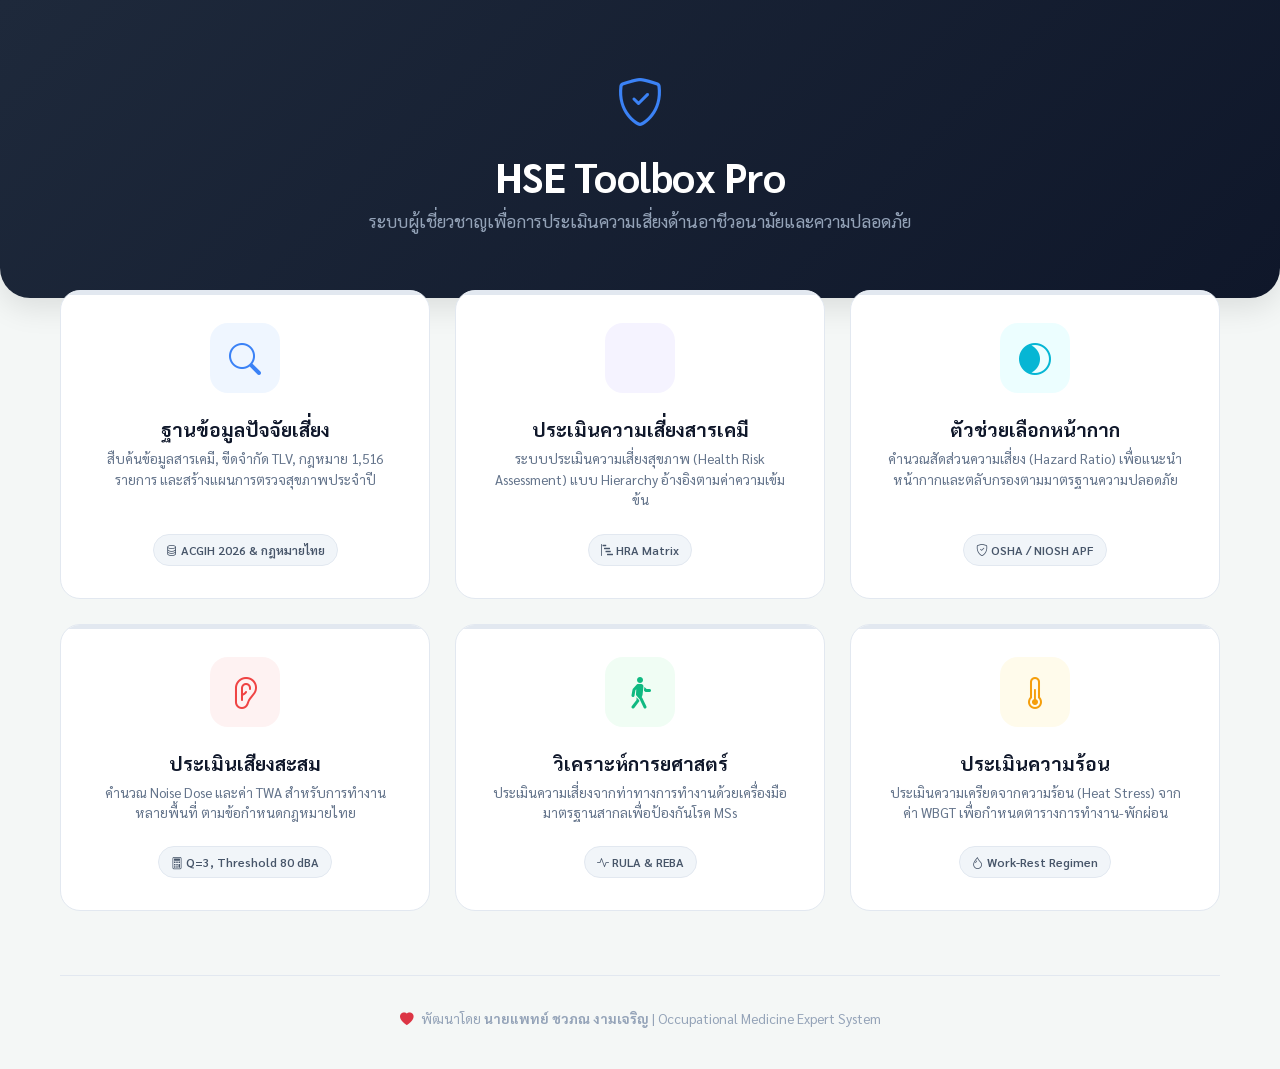
<file: index.html>
<!DOCTYPE html>
<html lang="th">
<head>
    <meta charset="UTF-8">
    <meta name="viewport" content="width=device-width, initial-scale=1.0">
    <title>HSE Toolbox | Dashboard</title>
    <link href="https://cdnjs.cloudflare.com/ajax/libs/bootstrap/5.3.0/css/bootstrap.min.css" rel="stylesheet">
    <link rel="stylesheet" href="https://cdn.jsdelivr.net/npm/bootstrap-icons@1.11.1/font/bootstrap-icons.css">
    <link href="https://fonts.googleapis.com/css2?family=Sarabun:wght@300;400;500;600;700&display=swap" rel="stylesheet">
    <style>
        body { font-family: 'Sarabun', sans-serif; background-color: #f4f7f6; color: #2c3e50; }
        
        /* Modern Hero Section */
        .hero-section {
            background: linear-gradient(135deg, #1e293b 0%, #0f172a 100%);
            color: white;
            padding: 4rem 2rem;
            border-radius: 0 0 30px 30px;
            margin-bottom: -40px;
            box-shadow: 0 10px 30px rgba(0,0,0,0.1);
            text-align: center;
        }
        .hero-section h1 { font-weight: 700; font-size: 2.5rem; letter-spacing: -0.5px; margin-bottom: 0.5rem; }
        .hero-section p { color: #94a3b8; font-size: 1.1rem; max-width: 600px; margin: 0 auto; }
        .hero-icon { font-size: 3rem; color: #3b82f6; margin-bottom: 1rem; }

        /* Main Container */
        .main-container { max-width: 1200px; margin: 0 auto; padding: 0 20px 40px 20px; position: relative; z-index: 10; }

        /* Sleek Menu Cards */
        .menu-grid { display: grid; grid-template-columns: repeat(auto-fill, minmax(300px, 1fr)); gap: 25px; margin-top: 2rem; }
        
        .menu-card {
            background: white;
            border-radius: 20px;
            padding: 2rem;
            text-align: center;
            border: 1px solid #e2e8f0;
            transition: all 0.3s cubic-bezier(0.4, 0, 0.2, 1);
            cursor: pointer;
            position: relative;
            overflow: hidden;
            display: flex;
            flex-direction: column;
            height: 100%;
            text-decoration: none;
            color: inherit;
        }
        
        .menu-card:hover {
            transform: translateY(-10px);
            box-shadow: 0 20px 40px rgba(0,0,0,0.08);
            border-color: #cbd5e1;
        }

        .menu-card::before {
            content: ''; position: absolute; top: 0; left: 0; width: 100%; height: 4px;
            background: #e2e8f0; transition: background 0.3s;
        }
        
        .card-acgih:hover::before { background: #3b82f6; }
        .card-hra:hover::before { background: #8b5cf6; }
        .card-noise:hover::before { background: #ef4444; }
        .card-ergo:hover::before { background: #10b981; }
        .card-resp:hover::before { background: #06b6d4; }
        .card-heat:hover::before { background: #f59e0b; }

        .menu-icon {
            width: 70px; height: 70px; margin: 0 auto 1.5rem auto; border-radius: 18px;
            display: flex; align-items: center; justify-content: center; font-size: 2rem;
            background: #f8fafc; transition: all 0.3s;
        }
        
        .card-acgih .menu-icon { color: #3b82f6; background: #eff6ff; }
        .card-hra .menu-icon { color: #8b5cf6; background: #f5f3ff; }
        .card-noise .menu-icon { color: #ef4444; background: #fef2f2; }
        .card-ergo .menu-icon { color: #10b981; background: #f0fdf4; }
        .card-resp .menu-icon { color: #06b6d4; background: #ecfeff; }
        .card-heat .menu-icon { color: #f59e0b; background: #fffbeb; }

        .menu-card h3 { font-weight: 700; font-size: 1.2rem; margin-bottom: 0.5rem; color: #0f172a; }
        .menu-card p { font-size: 0.85rem; color: #64748b; line-height: 1.5; margin-bottom: 1.5rem; flex-grow: 1; }

        .badge-tool {
            display: inline-block; padding: 6px 12px; background: #f1f5f9; color: #475569;
            border-radius: 20px; font-size: 0.75rem; font-weight: 600; border: 1px solid #e2e8f0;
        }

        .footer { text-align: center; margin-top: 4rem; padding-top: 2rem; border-top: 1px solid #e2e8f0; color: #94a3b8; font-size: 0.85rem; }
    </style>
</head>
<body>

    <div class="hero-section">
        <div class="hero-icon"><i class="bi bi-shield-check"></i></div>
        <h1>HSE Toolbox Pro</h1>
        <p class="subtitle">ระบบผู้เชี่ยวชาญเพื่อการประเมินความเสี่ยงด้านอาชีวอนามัยและความปลอดภัย</p>
    </div>

    <div class="main-container">
        <div class="menu-grid">
            
            <!-- ACGIH Search -->
            <a href="health_risks.html" class="menu-card card-acgih">
                <div class="menu-icon"><i class="bi bi-search"></i></div>
                <h3>ฐานข้อมูลปัจจัยเสี่ยง</h3>
                <p>สืบค้นข้อมูลสารเคมี, ขีดจำกัด TLV, กฎหมาย 1,516 รายการ และสร้างแผนการตรวจสุขภาพประจำปี</p>
                <div><span class="badge-tool"><i class="bi bi-database"></i> ACGIH 2026 & กฎหมายไทย</span></div>
            </a>

            <!-- HRA -->
            <a href="hra.html" class="menu-card card-hra">
                <div class="menu-icon"><i class="bi bi-flask"></i></div>
                <h3>ประเมินความเสี่ยงสารเคมี</h3>
                <p>ระบบประเมินความเสี่ยงสุขภาพ (Health Risk Assessment) แบบ Hierarchy อ้างอิงตามค่าความเข้มข้น</p>
                <div><span class="badge-tool"><i class="bi bi-bar-chart-steps"></i> HRA Matrix</span></div>
            </a>
            
            <!-- Respirator -->
            <a href="respirator.html" class="menu-card card-resp">
                <div class="menu-icon"><i class="bi bi-mask"></i></div>
                <h3>ตัวช่วยเลือกหน้ากาก</h3>
                <p>คำนวณสัดส่วนความเสี่ยง (Hazard Ratio) เพื่อแนะนำหน้ากากและตลับกรองตามมาตรฐานความปลอดภัย</p>
                <div><span class="badge-tool"><i class="bi bi-shield-check"></i> OSHA / NIOSH APF</span></div>
            </a>

            <!-- Noise -->
            <a href="noise.html" class="menu-card card-noise">
                <div class="menu-icon"><i class="bi bi-ear"></i></div>
                <h3>ประเมินเสียงสะสม</h3>
                <p>คำนวณ Noise Dose และค่า TWA สำหรับการทำงานหลายพื้นที่ ตามข้อกำหนดกฎหมายไทย</p>
                <div><span class="badge-tool"><i class="bi bi-calculator"></i> Q=3, Threshold 80 dBA</span></div>
            </a>
            
            <!-- Ergonomics -->
            <a href="ergonomic.html" class="menu-card card-ergo">
                <div class="menu-icon"><i class="bi bi-person-walking"></i></div>
                <h3>วิเคราะห์การยศาสตร์</h3>
                <p>ประเมินความเสี่ยงจากท่าทางการทำงานด้วยเครื่องมือมาตรฐานสากลเพื่อป้องกันโรค MSs</p>
                <div><span class="badge-tool"><i class="bi bi-activity"></i> RULA & REBA</span></div>
            </a>
            
            <!-- Heat Stress -->
            <a href="heatstress.html" class="menu-card card-heat">
                <div class="menu-icon"><i class="bi bi-thermometer-half"></i></div>
                <h3>ประเมินความร้อน</h3>
                <p>ประเมินความเครียดจากความร้อน (Heat Stress) จากค่า WBGT เพื่อกำหนดตารางการทำงาน-พักผ่อน</p>
                <div><span class="badge-tool"><i class="bi bi-droplet"></i> Work-Rest Regimen</span></div>
            </a>

        </div>

        <div class="footer">
            <i class="bi bi-heart-fill text-danger me-1"></i> พัฒนาโดย <strong>นายแพทย์ ชวภณ งามเจริญ</strong> | Occupational Medicine Expert System
        </div>
    </div>

    <script src="https://cdn.jsdelivr.net/npm/bootstrap@5.3.0/dist/js/bootstrap.bundle.min.js"></script>
</body>
</html>
</file>
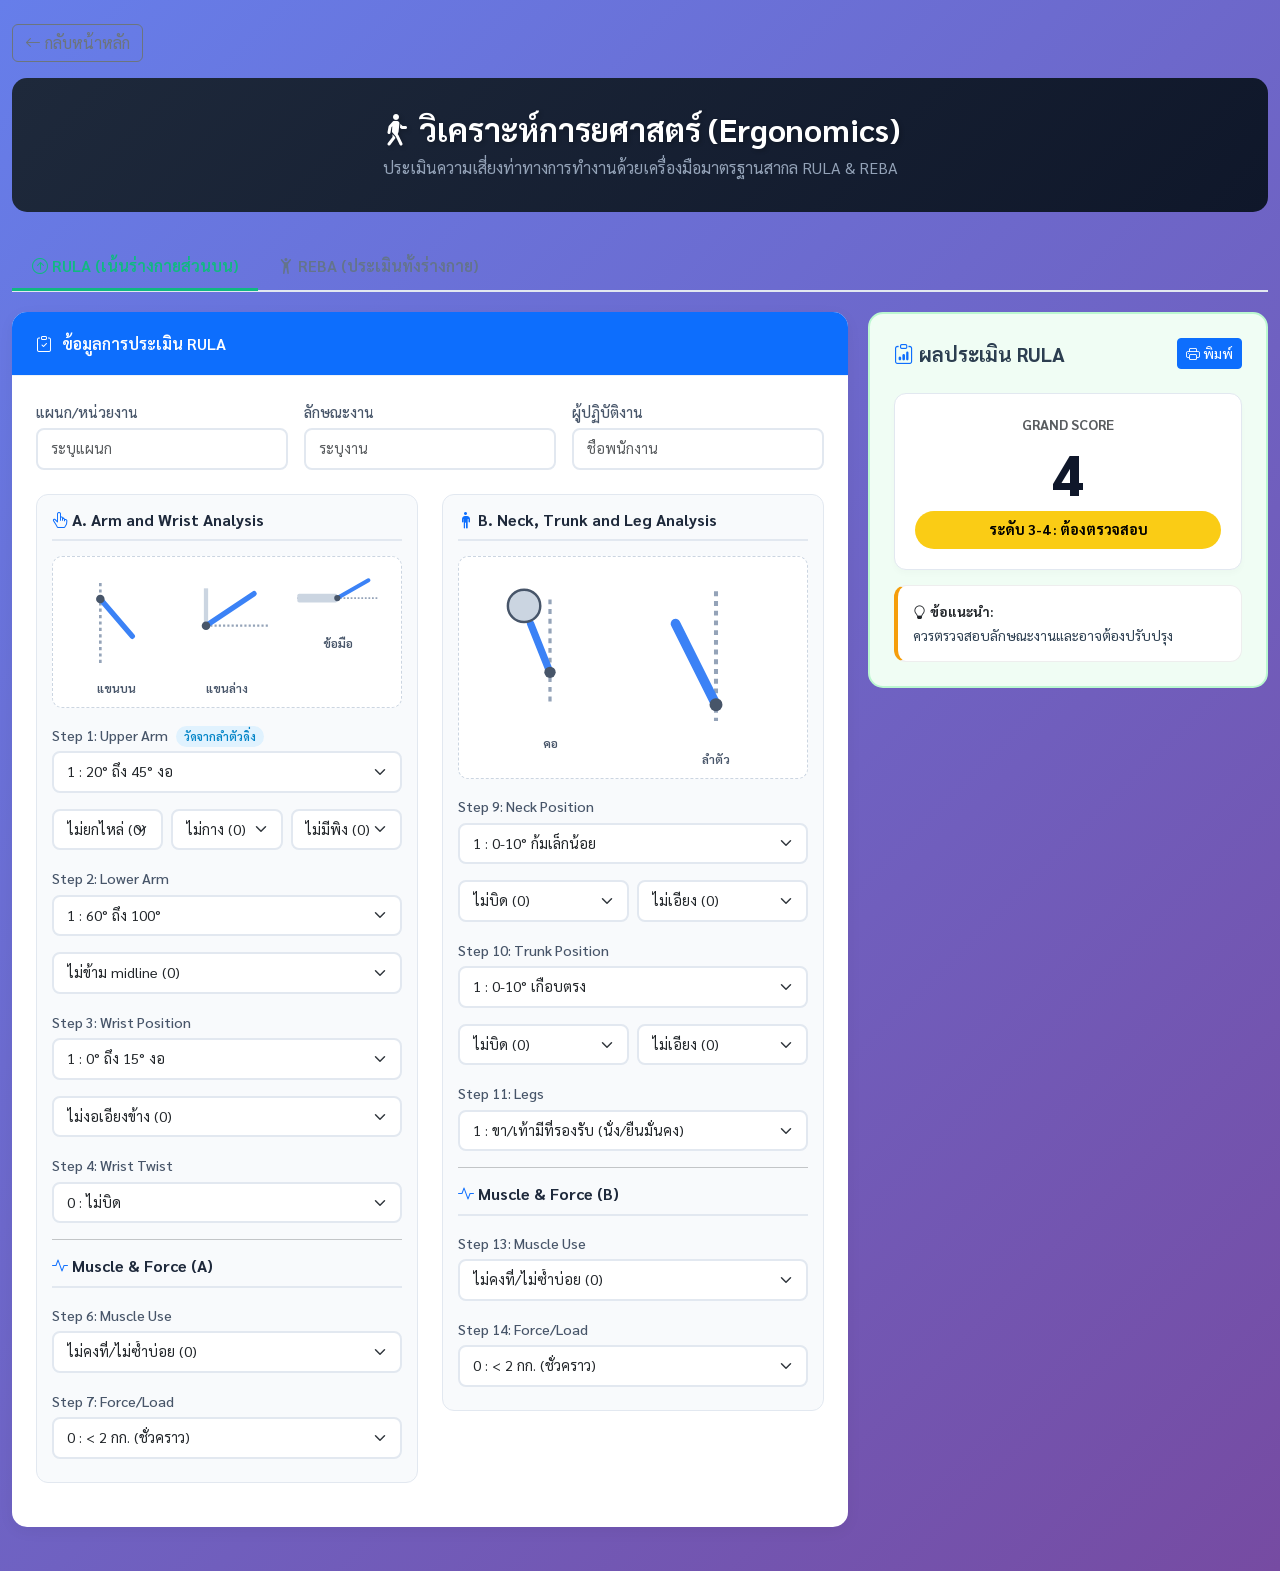
<file: ergonomic.html>
<!DOCTYPE html>
<html lang="th">
<head>
    <meta charset="UTF-8">
    <meta name="viewport" content="width=device-width, initial-scale=1.0">
    <title>HSE Toolbox | วิเคราะห์การยศาสตร์ (Ergonomics)</title>
    <link href="https://cdnjs.cloudflare.com/ajax/libs/bootstrap/5.3.0/css/bootstrap.min.css" rel="stylesheet">
    <link rel="stylesheet" href="https://cdn.jsdelivr.net/npm/bootstrap-icons@1.11.1/font/bootstrap-icons.css">
    <link href="https://fonts.googleapis.com/css2?family=Sarabun:wght@300;400;500;600;700&display=swap" rel="stylesheet">
    <link rel="stylesheet" href="style.css">
    <style>
        body { font-family: 'Sarabun', sans-serif; background-color: #f4f7f6; color: #2c3e50; }
        .hero { background: linear-gradient(135deg, #1e293b 0%, #0f172a 100%); color: white; padding: 2rem; border-radius: 15px; margin-bottom: 2rem; }
        .hero h1 { font-weight: 700; margin-bottom: 0.5rem; font-size: 2rem; }
        .hero .subtitle { color: #94a3b8; font-size: 1rem; margin-bottom: 0; }
        
        .desktop-layout { display: grid; grid-template-columns: 1fr 400px; gap: 20px; }
        @media (max-width: 991px) { .desktop-layout { grid-template-columns: 1fr; } }
        
        .card { border: none; border-radius: 15px; box-shadow: 0 4px 15px rgba(0,0,0,0.05); margin-bottom: 20px; overflow: hidden; }
        .card-header { background-color: white; border-bottom: 1px solid #edf2f7; padding: 1.2rem 1.5rem; font-weight: 600; display: flex; align-items: center; gap: 10px; }
        .card-body { padding: 1.5rem; }
        
        .form-label { font-weight: 500; color: #475569; font-size: 0.9rem; margin-bottom: 0.3rem; }
        .form-select, .form-control { border: 2px solid #e2e8f0; border-radius: 8px; padding: 0.5rem 0.8rem; font-size: 0.9rem; }
        .form-select:focus, .form-control:focus { border-color: #10b981; box-shadow: none; }
        
        .nav-tabs { border-bottom: 2px solid #e2e8f0; margin-bottom: 20px; }
        .nav-tabs .nav-link { color: #64748b; font-weight: 600; border: none; border-bottom: 3px solid transparent; padding: 10px 20px; }
        .nav-tabs .nav-link:hover { color: #10b981; border-color: transparent; }
        .nav-tabs .nav-link.active { color: #10b981; border-color: #10b981; background: transparent; }
        
        .form-section { background: #f8fafc; border-radius: 12px; padding: 15px; margin-bottom: 20px; border: 1px solid #e2e8f0; }
        .form-section h6 { font-weight: 700; color: #1e293b; margin-bottom: 15px; padding-bottom: 10px; border-bottom: 2px solid #e2e8f0; }
        
        .posture-img { background: white; border-radius: 10px; padding: 10px; text-align: center; margin-bottom: 15px; border: 1px dashed #cbd5e1; }
        .posture-img svg { max-width: 100%; height: auto; }
        .posture-img .caption { font-size: 0.75rem; font-weight: 600; color: #475569; margin-top: 5px; }
        
        .angle-badge { background: #e0f2fe; color: #0284c7; padding: 3px 8px; border-radius: 12px; font-size: 0.7rem; font-weight: 600; margin-left: 5px; }
        
        .result-panel { background: #f0fdf4; border: 2px solid #bbf7d0; border-radius: 15px; padding: 1.5rem; position: sticky; top: 20px; }
        .score-card { background: white; border-radius: 12px; padding: 20px; text-align: center; border: 1px solid #e2e8f0; margin-bottom: 15px; box-shadow: 0 4px 6px rgba(0,0,0,0.02); }
        .risk-score { font-size: 3.5rem; font-weight: 800; margin: 10px 0; color: #0f172a; line-height: 1; }
        
        .result-badge { padding: 8px 20px; border-radius: 30px; font-weight: bold; font-size: 0.9rem; display: inline-block; width: 100%; }
        .level-1 { background: #22c55e; color: white; }
        .level-2 { background: #84cc16; color: white; }
        .level-3 { background: #facc15; color: #000; }
        .level-4 { background: #f97316; color: white; }
        .level-5 { background: #ef4444; color: white; }
        .level-6 { background: #7c2d12; color: white; }
        .level-7 { background: #450a0a; color: white; }
        
        .action-card { background: white; border-left: 4px solid #f59e0b; padding: 15px; border-radius: 12px; margin-top: 15px; text-align: left; font-size: 0.85rem; border-top: 1px solid #eee; border-right: 1px solid #eee; border-bottom: 1px solid #eee; }
        
        @media print {
            body { background: white; }
            .no-print, .hero { display: none !important; }
            .desktop-layout { display: block; }
            .result-panel { border: 1px solid #000; background: transparent; position: relative; }
        }
    </style>
</head>
<body class="container-fluid py-4">

    <a href="index.html" class="btn btn-outline-secondary mb-3 no-print"><i class="bi bi-arrow-left"></i> กลับหน้าหลัก</a>

    <div class="hero no-print">
        <h1><i class="bi bi-person-walking"></i> วิเคราะห์การยศาสตร์ (Ergonomics)</h1>
        <p class="subtitle">ประเมินความเสี่ยงท่าทางการทำงานด้วยเครื่องมือมาตรฐานสากล RULA & REBA</p>
    </div>

    <ul class="nav nav-tabs no-print" id="ergoTab" role="tablist">
        <li class="nav-item">
            <button class="nav-link active" id="rula-tab" data-bs-toggle="tab" data-bs-target="#rula" type="button" role="tab">
                <i class="bi bi-arrow-up-circle"></i> RULA (เน้นร่างกายส่วนบน)
            </button>
        </li>
        <li class="nav-item">
            <button class="nav-link" id="reba-tab" data-bs-toggle="tab" data-bs-target="#reba" type="button" role="tab">
                <i class="bi bi-person-arms-up"></i> REBA (ประเมินทั้งร่างกาย)
            </button>
        </li>
    </ul>

    <div class="tab-content" id="ergoTabContent">
        <!-- RULA Tab -->
        <div class="tab-pane fade show active" id="rula" role="tabpanel">
            <div class="desktop-layout">
                <!-- RULA Form -->
                <div class="input-section">
                    <div class="card">
                        <div class="card-header bg-primary text-white"><i class="bi bi-clipboard-check"></i> ข้อมูลการประเมิน RULA</div>
                        <div class="card-body">
                            <div class="row g-3 mb-4">
                                <div class="col-md-4">
                                    <label class="form-label">แผนก/หน่วยงาน</label>
                                    <input type="text" class="form-control" placeholder="ระบุแผนก">
                                </div>
                                <div class="col-md-4">
                                    <label class="form-label">ลักษณะงาน</label>
                                    <input type="text" class="form-control" placeholder="ระบุงาน">
                                </div>
                                <div class="col-md-4">
                                    <label class="form-label">ผู้ปฏิบัติงาน</label>
                                    <input type="text" class="form-control" placeholder="ชื่อพนักงาน">
                                </div>
                            </div>
                            
                            <div class="row">
                                <!-- Section A -->
                                <div class="col-md-6">
                                    <div class="form-section">
                                        <h6><i class="bi bi-hand-index-thumb text-primary"></i> A. Arm and Wrist Analysis</h6>
                                        <div class="posture-img">
                                            <div class="row g-1">
                                                <div class="col-4" id="img-upper-arm"></div>
                                                <div class="col-4" id="img-lower-arm"></div>
                                                <div class="col-4" id="img-wrist"></div>
                                            </div>
                                        </div>
                                        
                                        <div class="mb-3">
                                            <label class="form-label">Step 1: Upper Arm <span class="angle-badge">วัดจากลำตัวดิ่ง</span></label>
                                            <select class="form-select rula-input" id="r_upper">
                                                <option value="1">1 : 20° ถึง 45° งอ</option>
                                                <option value="2">2 : 45° ถึง 90° งอ</option>
                                                <option value="3">3 : > 90° งอ</option>
                                                <option value="4">4 : ยกไหล่ / แขนพาดหลัง</option>
                                            </select>
                                        </div>
                                        <div class="row g-2 mb-3">
                                            <div class="col-4"><select class="form-select rula-input" id="r_raised"><option value="0">ไม่ยกไหล่ (0)</option><option value="1">ยกไหล่ (+1)</option></select></div>
                                            <div class="col-4"><select class="form-select rula-input" id="r_abduct"><option value="0">ไม่กาง (0)</option><option value="1">กางแขน (+1)</option></select></div>
                                            <div class="col-4"><select class="form-select rula-input" id="r_support"><option value="0">ไม่มีพิง (0)</option><option value="-1">มีที่พิง (-1)</option></select></div>
                                        </div>
                                        
                                        <div class="mb-3">
                                            <label class="form-label">Step 2: Lower Arm</label>
                                            <select class="form-select rula-input" id="r_lower">
                                                <option value="1">1 : 60° ถึง 100°</option>
                                                <option value="2">2 : < 60° หรือ > 100°</option>
                                            </select>
                                        </div>
                                        <div class="mb-3">
                                            <select class="form-select rula-input" id="r_midline">
                                                <option value="0">ไม่ข้าม midline (0)</option>
                                                <option value="1">ทำงานข้าม/ออกนอกตัว (+1)</option>
                                            </select>
                                        </div>
                                        
                                        <div class="mb-3">
                                            <label class="form-label">Step 3: Wrist Position</label>
                                            <select class="form-select rula-input" id="r_wrist">
                                                <option value="1">1 : 0° ถึง 15° งอ</option>
                                                <option value="2">2 : > 15° งอ</option>
                                            </select>
                                        </div>
                                        <div class="mb-3">
                                            <select class="form-select rula-input" id="r_wrist_bend">
                                                <option value="0">ไม่งอเอียงข้าง (0)</option>
                                                <option value="1">งอเอียงข้าง (+1)</option>
                                            </select>
                                        </div>
                                        <div class="mb-3">
                                            <label class="form-label">Step 4: Wrist Twist</label>
                                            <select class="form-select rula-input" id="r_wrist_twist">
                                                <option value="0">0 : ไม่บิด</option>
                                                <option value="1">1 : บิดระดับกลาง</option>
                                                <option value="2">2 : บิดสุดช่วง</option>
                                            </select>
                                        </div>
                                        
                                        <hr>
                                        <h6><i class="bi bi-activity text-primary"></i> Muscle & Force (A)</h6>
                                        <div class="mb-3">
                                            <label class="form-label">Step 6: Muscle Use</label>
                                            <select class="form-select rula-input" id="r_musc_a">
                                                <option value="0">ไม่คงที่/ไม่ซ้ำบ่อย (0)</option>
                                                <option value="1">ท่าคงที่ >10นาที หรือซ้ำ >4ครั้ง/นาที (+1)</option>
                                            </select>
                                        </div>
                                        <div class="mb-2">
                                            <label class="form-label">Step 7: Force/Load</label>
                                            <select class="form-select rula-input" id="r_force_a">
                                                <option value="0">0 : < 2 กก. (ชั่วคราว)</option>
                                                <option value="1">1 : 2-10 กก. (ชั่วคราว)</option>
                                                <option value="2">2 : 2-10 กก. (ซ้ำๆ)</option>
                                                <option value="3">3 : > 10 กก. หรือมีแรงกระแทก</option>
                                            </select>
                                        </div>
                                    </div>
                                </div>
                                
                                <!-- Section B -->
                                <div class="col-md-6">
                                    <div class="form-section">
                                        <h6><i class="bi bi-person-standing text-primary"></i> B. Neck, Trunk and Leg Analysis</h6>
                                        <div class="posture-img">
                                            <div class="row g-1">
                                                <div class="col-6" id="img-neck"></div>
                                                <div class="col-6" id="img-trunk"></div>
                                            </div>
                                        </div>
                                        
                                        <div class="mb-3">
                                            <label class="form-label">Step 9: Neck Position</label>
                                            <select class="form-select rula-input" id="r_neck">
                                                <option value="1">1 : 0-10° ก้มเล็กน้อย</option>
                                                <option value="2">2 : 10-20° ก้มปานกลาง</option>
                                                <option value="3">3 : > 20° ก้มมาก</option>
                                                <option value="4">4 : แหงนคอ</option>
                                            </select>
                                        </div>
                                        <div class="row g-2 mb-3">
                                            <div class="col-6"><select class="form-select rula-input" id="r_neck_twist"><option value="0">ไม่บิด (0)</option><option value="1">บิด (+1)</option></select></div>
                                            <div class="col-6"><select class="form-select rula-input" id="r_neck_side"><option value="0">ไม่เอียง (0)</option><option value="1">เอียง (+1)</option></select></div>
                                        </div>
                                        
                                        <div class="mb-3">
                                            <label class="form-label">Step 10: Trunk Position</label>
                                            <select class="form-select rula-input" id="r_trunk">
                                                <option value="1">1 : 0-10° เกือบตรง</option>
                                                <option value="2">2 : 10-20° ก้มเล็กน้อย</option>
                                                <option value="3">3 : 20-60° ก้มปานกลาง</option>
                                                <option value="4">4 : > 60° ก้มมาก</option>
                                            </select>
                                        </div>
                                        <div class="row g-2 mb-3">
                                            <div class="col-6"><select class="form-select rula-input" id="r_trunk_twist"><option value="0">ไม่บิด (0)</option><option value="1">บิด (+1)</option></select></div>
                                            <div class="col-6"><select class="form-select rula-input" id="r_trunk_side"><option value="0">ไม่เอียง (0)</option><option value="1">เอียง (+1)</option></select></div>
                                        </div>
                                        
                                        <div class="mb-3">
                                            <label class="form-label">Step 11: Legs</label>
                                            <select class="form-select rula-input" id="r_legs">
                                                <option value="1">1 : ขา/เท้ามีที่รองรับ (นั่ง/ยืนมั่นคง)</option>
                                                <option value="2">2 : ขา/เท้าไม่มีที่รองรับสมดุล</option>
                                            </select>
                                        </div>
                                        
                                        <hr>
                                        <h6><i class="bi bi-activity text-primary"></i> Muscle & Force (B)</h6>
                                        <div class="mb-3">
                                            <label class="form-label">Step 13: Muscle Use</label>
                                            <select class="form-select rula-input" id="r_musc_b">
                                                <option value="0">ไม่คงที่/ไม่ซ้ำบ่อย (0)</option>
                                                <option value="1">ท่าคงที่ >10นาที หรือซ้ำ >4ครั้ง/นาที (+1)</option>
                                            </select>
                                        </div>
                                        <div class="mb-2">
                                            <label class="form-label">Step 14: Force/Load</label>
                                            <select class="form-select rula-input" id="r_force_b">
                                                <option value="0">0 : < 2 กก. (ชั่วคราว)</option>
                                                <option value="1">1 : 2-10 กก. (ชั่วคราว)</option>
                                                <option value="2">2 : 2-10 กก. (ซ้ำๆ)</option>
                                                <option value="3">3 : > 10 กก. หรือมีแรงกระแทก</option>
                                            </select>
                                        </div>
                                    </div>
                                </div>
                            </div>
                        </div>
                    </div>
                </div>

                <!-- RULA Result -->
                <div>
                    <div class="result-panel">
                        <div class="d-flex justify-content-between align-items-center mb-4">
                            <h5 class="fw-bold m-0"><i class="bi bi-clipboard-data text-primary"></i> ผลประเมิน RULA</h5>
                            <button class="btn btn-sm btn-primary no-print" onclick="window.print()"><i class="bi bi-printer"></i> พิมพ์</button>
                        </div>
                        
                        <div class="score-card">
                            <div class="text-muted fw-bold text-uppercase small">Grand Score</div>
                            <div class="risk-score" id="rula_score">-</div>
                            <div id="rula_level"></div>
                        </div>
                        
                        <div class="action-card">
                            <div class="fw-bold text-dark mb-1"><i class="bi bi-lightbulb"></i> ข้อแนะนำ:</div>
                            <div id="rula_action">รอการประเมิน...</div>
                        </div>
                    </div>
                </div>
            </div>
        </div>
        
        <!-- REBA Tab -->
        <div class="tab-pane fade" id="reba" role="tabpanel">
            <div class="desktop-layout">
                <!-- REBA Form -->
                <div class="input-section">
                    <div class="card">
                        <div class="card-header bg-success text-white"><i class="bi bi-clipboard-check"></i> ข้อมูลการประเมิน REBA</div>
                        <div class="card-body">
                            <div class="row g-3 mb-4">
                                <div class="col-md-4"><label class="form-label">แผนก</label><input type="text" class="form-control"></div>
                                <div class="col-md-4"><label class="form-label">ลักษณะงาน</label><input type="text" class="form-control"></div>
                                <div class="col-md-4"><label class="form-label">พนักงาน</label><input type="text" class="form-control"></div>
                            </div>
                            
                            <div class="row">
                                <!-- Section A -->
                                <div class="col-md-6">
                                    <div class="form-section">
                                        <h6><i class="bi bi-people text-success"></i> A. Neck, Trunk, Legs</h6>
                                        <div class="mb-3">
                                            <label class="form-label">Neck</label>
                                            <select class="form-select reba-input" id="re_neck"><option value="1">1 : 0-20°</option><option value="2">2 : >20° หรือเหยียด</option></select>
                                        </div>
                                        <div class="row g-2 mb-3">
                                            <div class="col-6"><select class="form-select reba-input" id="re_neck_t"><option value="0">ไม่บิด (0)</option><option value="1">บิด (+1)</option></select></div>
                                            <div class="col-6"><select class="form-select reba-input" id="re_neck_s"><option value="0">ไม่เอียง (0)</option><option value="1">เอียง (+1)</option></select></div>
                                        </div>
                                        <div class="mb-3">
                                            <label class="form-label">Trunk</label>
                                            <select class="form-select reba-input" id="re_trunk"><option value="1">1 : ตรง</option><option value="2">2 : 0-20°</option><option value="3">3 : 20-60°</option><option value="4">4 : >60°</option></select>
                                        </div>
                                        <div class="row g-2 mb-3">
                                            <div class="col-6"><select class="form-select reba-input" id="re_trunk_t"><option value="0">ไม่บิด (0)</option><option value="1">บิด (+1)</option></select></div>
                                            <div class="col-6"><select class="form-select reba-input" id="re_trunk_s"><option value="0">ไม่เอียง (0)</option><option value="1">เอียง (+1)</option></select></div>
                                        </div>
                                        <div class="mb-3">
                                            <label class="form-label">Legs</label>
                                            <select class="form-select reba-input" id="re_legs"><option value="1">1 : นั่ง/เดิน</option><option value="2">2 : ยืน/ขาเดียว</option><option value="3">3 : กึ่งย่อ/เดินไม่ได้</option></select>
                                        </div>
                                        <hr>
                                        <div class="mb-2">
                                            <label class="form-label">Force/Load</label>
                                            <select class="form-select reba-input" id="re_load"><option value="0">0 : < 5 กก.</option><option value="1">1 : 5-10 กก.</option><option value="2">2 : > 10 กก.</option><option value="3">3 : มีแรงกระแทก</option></select>
                                        </div>
                                    </div>
                                </div>
                                
                                <!-- Section B -->
                                <div class="col-md-6">
                                    <div class="form-section">
                                        <h6><i class="bi bi-arms-up text-success"></i> B. Arm & Wrist</h6>
                                        <div class="mb-3">
                                            <label class="form-label">Upper Arm</label>
                                            <select class="form-select reba-input" id="re_upper"><option value="1">1 : 20-45°</option><option value="2">2 : 45-90°</option><option value="3">3 : >90°</option><option value="4">4 : ยกไหล่/พาดหลัง</option></select>
                                        </div>
                                        <div class="row g-2 mb-3">
                                            <div class="col-6"><select class="form-select reba-input" id="re_up_r"><option value="0">ไม่ยกไหล่ (0)</option><option value="1">ยก (+1)</option></select></div>
                                            <div class="col-6"><select class="form-select reba-input" id="re_up_a"><option value="0">ไม่กาง (0)</option><option value="1">กาง (+1)</option></select></div>
                                        </div>
                                        <div class="mb-3">
                                            <label class="form-label">Lower Arm</label>
                                            <select class="form-select reba-input" id="re_lower"><option value="1">1 : 60-100°</option><option value="2">2 : <60° หรือ >100°</option></select>
                                        </div>
                                        <div class="mb-3">
                                            <label class="form-label">Wrist</label>
                                            <select class="form-select reba-input" id="re_wrist"><option value="1">1 : 0-15°</option><option value="2">2 : >15°</option></select>
                                        </div>
                                        <div class="mb-3">
                                            <select class="form-select reba-input" id="re_wrist_b"><option value="0">ไม่บิด/เฉียง (0)</option><option value="1">บิด/เฉียง (+1)</option></select>
                                        </div>
                                        <hr>
                                        <div class="mb-3">
                                            <label class="form-label">Coupling (การจับ)</label>
                                            <select class="form-select reba-input" id="re_coup"><option value="0">0 : จับดี</option><option value="1">1 : จับพอใช้</option><option value="2">2 : จับยาก</option><option value="3">3 : จับไม่ได้/ไม่ปลอดภัย</option></select>
                                        </div>
                                        <div class="mb-2">
                                            <label class="form-label">Activity</label>
                                            <select class="form-select reba-input" id="re_act"><option value="0">0 : ปกติ</option><option value="1">1 : ท่าคงที่ >1นาที</option><option value="2">2 : ซ้ำ >4ครั้ง/นาที</option><option value="3">3 : เปลี่ยนเร็ว/กว้าง/ไม่มั่นคง</option></select>
                                        </div>
                                    </div>
                                </div>
                            </div>
                        </div>
                    </div>
                </div>

                <!-- REBA Result -->
                <div>
                    <div class="result-panel" style="background:#f0fdf4; border-color:#bbf7d0;">
                        <div class="d-flex justify-content-between align-items-center mb-4">
                            <h5 class="fw-bold m-0"><i class="bi bi-clipboard-data text-success"></i> ผลประเมิน REBA</h5>
                            <button class="btn btn-sm btn-success no-print" onclick="window.print()"><i class="bi bi-printer"></i> พิมพ์</button>
                        </div>
                        
                        <div class="score-card">
                            <div class="text-muted fw-bold text-uppercase small">REBA Score</div>
                            <div class="risk-score" id="reba_score" style="color: #166534;">-</div>
                            <div id="reba_level"></div>
                        </div>
                        
                        <div class="action-card" style="border-left-color: #22c55e; background: white;">
                            <div class="fw-bold text-dark mb-1"><i class="bi bi-lightbulb"></i> ข้อแนะนำ:</div>
                            <div id="reba_action">รอการประเมิน...</div>
                        </div>
                    </div>
                </div>
            </div>
        </div>
    </div>

<script src="https://cdn.jsdelivr.net/npm/bootstrap@5.3.0/dist/js/bootstrap.bundle.min.js"></script>
<script>
    function drawSVG() {
        if(document.getElementById('img-upper-arm')) {
            document.getElementById('img-upper-arm').innerHTML = `<svg viewBox="0 0 100 100" width="100%" height="80"><line x1="35" y1="15" x2="35" y2="90" stroke="#94a3b8" stroke-width="2.5" stroke-dasharray="3,3"/><path d="M 35 30 L 65 65" stroke="#3b82f6" stroke-width="5" stroke-linecap="round"/><circle cx="35" cy="30" r="4" fill="#475569"/><caption style="display:none">Upper Arm</caption></svg><div class="caption">แขนบน</div>`;
            document.getElementById('img-lower-arm').innerHTML = `<svg viewBox="0 0 100 100" width="100%" height="80"><line x1="30" y1="55" x2="90" y2="55" stroke="#94a3b8" stroke-width="2" stroke-dasharray="2,2"/><line x1="30" y1="20" x2="30" y2="55" stroke="#cbd5e1" stroke-width="4"/><line x1="30" y1="55" x2="75" y2="25" stroke="#3b82f6" stroke-width="5" stroke-linecap="round"/><circle cx="30" cy="55" r="4" fill="#475569"/></svg><div class="caption">แขนล่าง</div>`;
            document.getElementById('img-wrist').innerHTML = `<svg viewBox="0 0 120 70" width="100%" height="80"><line x1="15" y1="35" x2="105" y2="35" stroke="#94a3b8" stroke-width="2" stroke-dasharray="2,2"/><rect x="15" y="30" width="45" height="10" fill="#cbd5e1" rx="2"/><line x1="60" y1="35" x2="95" y2="15" stroke="#3b82f6" stroke-width="4.5" stroke-linecap="round"/><circle cx="60" cy="35" r="3.5" fill="#475569"/></svg><div class="caption">ข้อมือ</div>`;
            document.getElementById('img-neck').innerHTML = `<svg viewBox="0 0 100 100" width="100%" height="80"><line x1="50" y1="20" x2="50" y2="85" stroke="#94a3b8" stroke-width="2" stroke-dasharray="3,3"/><line x1="50" y1="65" x2="38" y2="35" stroke="#3b82f6" stroke-width="4.5" stroke-linecap="round"/><circle cx="34" cy="24" r="10" fill="#cbd5e1" stroke="#475569" stroke-width="1.5"/><circle cx="50" cy="65" r="3.5" fill="#475569"/></svg><div class="caption">คอ</div>`;
            document.getElementById('img-trunk').innerHTML = `<svg viewBox="0 0 100 110" width="100%" height="80"><line x1="50" y1="15" x2="50" y2="95" stroke="#94a3b8" stroke-width="2.5" stroke-dasharray="3,3"/><line x1="50" y1="85" x2="25" y2="35" stroke="#3b82f6" stroke-width="6" stroke-linecap="round"/><circle cx="50" cy="85" r="4" fill="#475569"/></svg><div class="caption">ลำตัว</div>`;
        }
    }

    function calcRULA() {
        const getV = id => parseInt(document.getElementById(id).value) || 0;
        
        let upper = getV('r_upper') || 1;
        let raised = getV('r_raised');
        let abduct = getV('r_abduct');
        let support = getV('r_support');
        let upperScore = Math.min(7, Math.max(1, upper + raised + abduct + support));
        
        let lowerScore = (getV('r_lower')||1) + getV('r_midline');
        let wristScore = (getV('r_wrist')||1) + getV('r_wrist_bend');
        let wristTwist = getV('r_wrist_twist');
        
        let tableA = [[1,2,2,3,3],[2,2,3,3,4],[3,3,4,4,5],[3,4,4,5,5],[4,4,5,5,6],[4,5,5,6,6],[5,5,6,6,7],[5,6,6,7,7]];
        let postureA = tableA[Math.min(upperScore,7)-1][Math.min(wristScore,4)];
        let armScore = postureA + getV('r_musc_a') + getV('r_force_a');
        
        let neckScore = Math.min(4, (getV('r_neck')||1) + getV('r_neck_twist') + getV('r_neck_side'));
        let trunkScore = Math.min(4, (getV('r_trunk')||1) + getV('r_trunk_twist') + getV('r_trunk_side'));
        let legs = getV('r_legs') || 1;
        
        let tableB = [[1,2,3,4,5,6,7],[2,3,4,5,6,7,8],[3,4,5,6,7,8,9],[4,5,6,7,8,9,9]];
        let postureB = tableB[neckScore-1][trunkScore-1];
        if (legs === 2) postureB += 1;
        let neckTrunkScore = postureB + getV('r_musc_b') + getV('r_force_b');
        
        let tableC = [
            [1,2,3,3,4,5,5,5,6,7,7,7],[2,3,4,4,5,6,6,6,7,7,7,7],[3,4,5,5,6,7,7,7,7,7,7,7],
            [3,4,5,5,6,7,7,7,7,7,7,7],[4,5,6,6,7,7,7,7,7,7,7,7],[4,5,6,6,7,7,7,7,7,7,7,7],[5,6,7,7,7,7,7,7,7,7,7,7]
        ];
        let finalScore = tableC[Math.min(armScore,6)][Math.min(neckTrunkScore,11)];
        
        document.getElementById('rula_score').innerText = finalScore;
        let lv = "", bg = "", act = "";
        if (finalScore <= 2) { lv = "ระดับ 1-2 : ยอมรับได้"; bg = "level-1"; act = "ทำงานต่อไปได้ตามปกติ"; }
        else if (finalScore <= 4) { lv = "ระดับ 3-4 : ต้องตรวจสอบ"; bg = "level-3"; act = "ควรตรวจสอบลักษณะงานและอาจต้องปรับปรุง"; }
        else if (finalScore <= 6) { lv = "ระดับ 5-6 : ต้องปรับปรุงโดยด่วน"; bg = "level-5"; act = "ต้องปรับปรุงลักษณะงานหรือท่าทางโดยเร็ว"; }
        else { lv = "ระดับ 7 : อันตรายสูงมาก"; bg = "level-7"; act = "หยุดงานและปรับปรุงสภาพการทำงานทันที"; }
        
        document.getElementById('rula_level').innerHTML = `<span class="result-badge ${bg}">${lv}</span>`;
        document.getElementById('rula_action').innerHTML = act;
    }

    function calcREBA() {
        const getV = id => parseInt(document.getElementById(id).value) || 0;
        
        let neckScore = Math.min(2, (getV('re_neck')||1) + getV('re_neck_t') + getV('re_neck_s'));
        let trunkScore = Math.min(4, (getV('re_trunk')||1) + getV('re_trunk_t') + getV('re_trunk_s'));
        let legs = getV('re_legs') || 1;
        
        let tableA = [[1,2,3,4],[2,3,4,5],[3,4,5,6],[4,5,6,7],[5,6,7,8]];
        let groupA = tableA[trunkScore-1][neckScore-1] + legs + getV('re_load');
        
        let upperScore = Math.min(4, (getV('re_upper')||1) + getV('re_up_r') + getV('re_up_a'));
        let wristScore = Math.min(2, (getV('re_wrist')||1) + getV('re_wrist_b'));
        
        let tableB = [[1,2,3,4],[2,3,4,5],[3,4,5,6],[4,5,6,7],[5,6,7,8]];
        let groupB = tableB[upperScore-1][wristScore-1] + (getV('re_lower')||1) + getV('re_coup');
        
        let tableC = [
            [1,1,2,3,4,5,6,7,8,9,10,11],[1,2,3,4,5,6,7,8,9,10,11,12],[2,3,4,5,6,7,8,9,10,11,12,13],
            [3,4,5,6,7,8,9,10,11,12,13,14],[4,5,6,7,8,9,10,11,12,13,14,15],[5,6,7,8,9,10,11,12,13,14,15,15],[6,7,8,9,10,11,12,13,14,15,15,15]
        ];
        let finalScore = Math.min(15, tableC[Math.min(groupA,6)][Math.min(groupB,11)] + getV('re_act'));
        
        document.getElementById('reba_score').innerText = finalScore;
        let lv = "", bg = "", act = "";
        if (finalScore <= 1) { lv = "ระดับ 1 : น้อยมาก"; bg = "level-1"; act = "ยอมรับได้ ไม่ต้องทำอะไร"; }
        else if (finalScore <= 3) { lv = "ระดับ 2-3 : ปานกลาง"; bg = "level-3"; act = "อาจต้องมีการเปลี่ยนแปลง"; }
        else if (finalScore <= 7) { lv = "ระดับ 4-7 : สูง"; bg = "level-5"; act = "ต้องดำเนินการปรับปรุงแก้ไขโดยเร็ว"; }
        else { lv = "ระดับ 8+ : สูงมาก"; bg = "level-7"; act = "หยุดปฏิบัติงานและปรับปรุงแก้ไขทันที"; }
        
        document.getElementById('reba_level').innerHTML = `<span class="result-badge ${bg}">${lv}</span>`;
        document.getElementById('reba_action').innerHTML = act;
    }

    document.querySelectorAll('.rula-input').forEach(el => el.addEventListener('change', calcRULA));
    document.querySelectorAll('.reba-input').forEach(el => el.addEventListener('change', calcREBA));
    
    window.onload = () => { drawSVG(); calcRULA(); calcREBA(); };
</script>
</body>
</html>
</file>
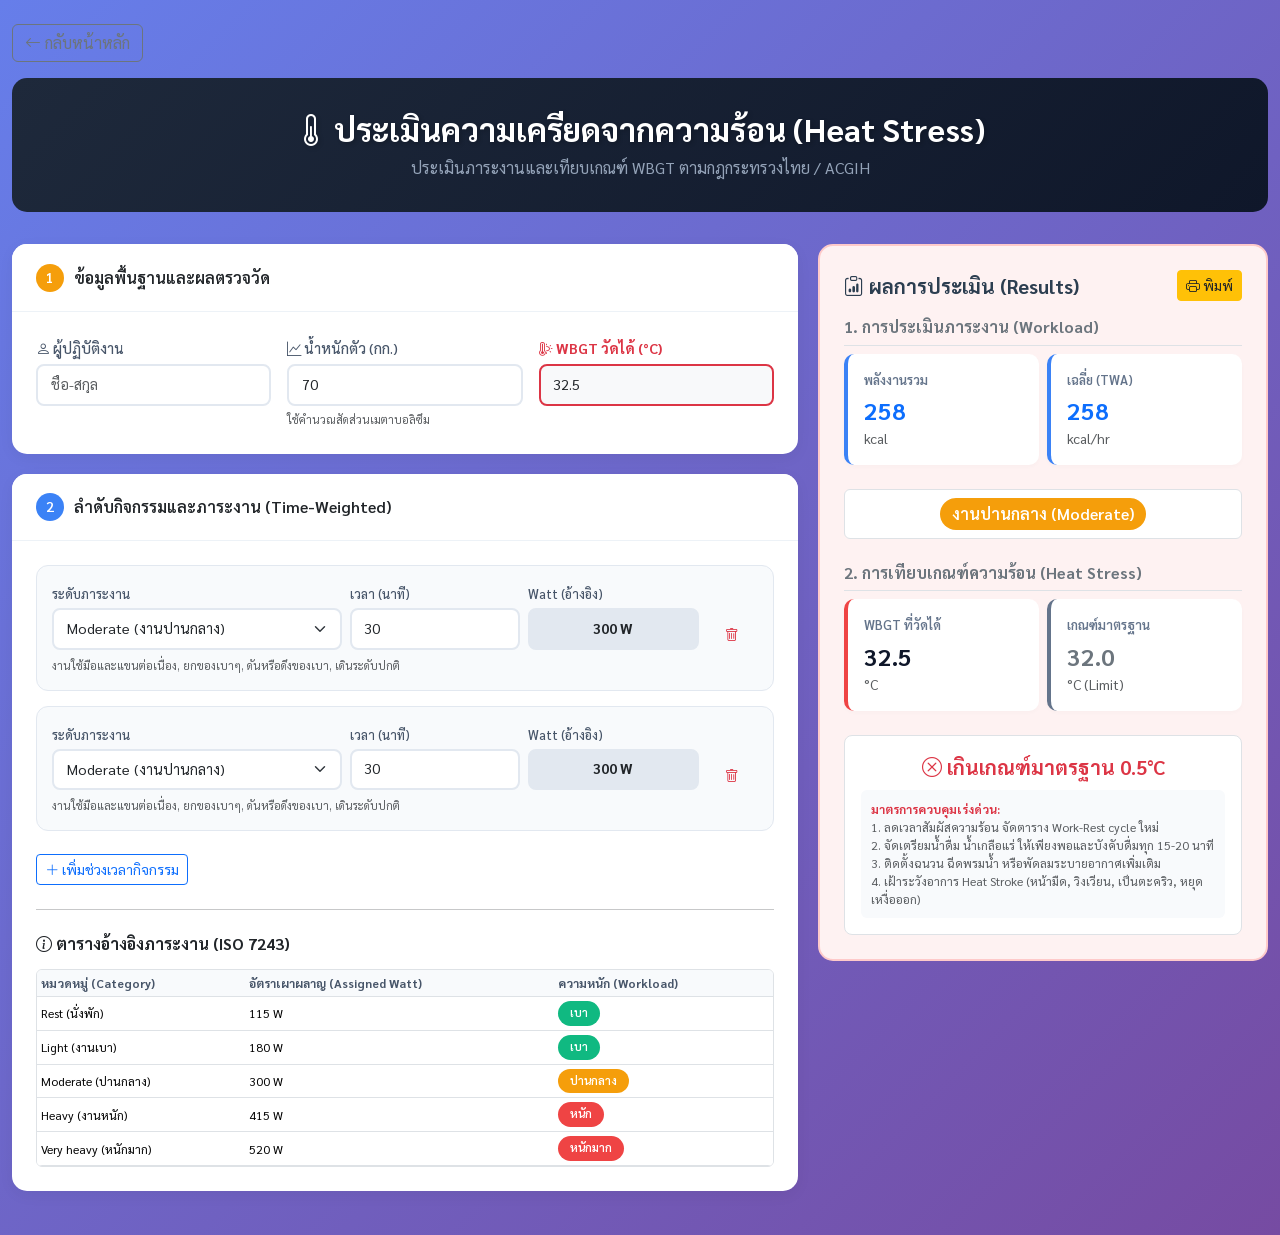
<file: heatstress.html>
<!DOCTYPE html>
<html lang="th">
<head>
    <meta charset="UTF-8">
    <meta name="viewport" content="width=device-width, initial-scale=1.0">
    <title>HSE Toolbox | ประเมินความเครียดจากความร้อน (Heat Stress)</title>
    <link href="https://cdnjs.cloudflare.com/ajax/libs/bootstrap/5.3.0/css/bootstrap.min.css" rel="stylesheet">
    <link rel="stylesheet" href="https://cdn.jsdelivr.net/npm/bootstrap-icons@1.11.1/font/bootstrap-icons.css">
    <link href="https://fonts.googleapis.com/css2?family=Sarabun:wght@300;400;500;600;700&display=swap" rel="stylesheet">
    <link rel="stylesheet" href="style.css">
    <style>
        body { font-family: 'Sarabun', sans-serif; background-color: #f4f7f6; color: #2c3e50; }
        .hero { background: linear-gradient(135deg, #1e293b 0%, #0f172a 100%); color: white; padding: 2rem; border-radius: 15px; margin-bottom: 2rem; }
        .hero h1 { font-weight: 700; margin-bottom: 0.5rem; font-size: 2rem; }
        .hero .subtitle { color: #94a3b8; font-size: 1rem; margin-bottom: 0; }
        
        .desktop-layout { display: grid; grid-template-columns: 1fr 450px; gap: 20px; }
        @media (max-width: 991px) { .desktop-layout { grid-template-columns: 1fr; } }
        
        .card { border: none; border-radius: 15px; box-shadow: 0 4px 15px rgba(0,0,0,0.05); margin-bottom: 20px; overflow: hidden; }
        .card-header { background-color: white; border-bottom: 1px solid #edf2f7; padding: 1.2rem 1.5rem; font-weight: 600; display: flex; align-items: center; gap: 10px; }
        .card-header .step-badge { background: #f59e0b; color: white; width: 28px; height: 28px; border-radius: 50%; display: flex; align-items: center; justify-content: center; font-size: 0.9rem; }
        .card-body { padding: 1.5rem; }
        
        .form-label { font-weight: 500; color: #475569; font-size: 0.9rem; margin-bottom: 0.3rem; }
        .form-select, .form-control { border: 2px solid #e2e8f0; border-radius: 8px; padding: 0.5rem 0.8rem; font-size: 0.9rem; }
        .form-select:focus, .form-control:focus { border-color: #f59e0b; box-shadow: none; }
        
        .activity-row { background: #f8fafc; border-radius: 12px; padding: 15px; margin-bottom: 15px; border: 1px solid #e2e8f0; transition: all 0.2s; }
        .activity-row:hover { border-color: #f59e0b; }
        
        .result-panel { background: #fffbeb; border: 2px solid #fde68a; border-radius: 15px; padding: 1.5rem; height: fit-content; position: sticky; top: 20px; }
        .result-panel.danger { background: #fef2f2; border-color: #fecaca; }
        .result-panel.success { background: #f0fdf4; border-color: #bbf7d0; }
        
        .stat-box { background: white; border-radius: 10px; padding: 1rem; margin-bottom: 1rem; border-left: 4px solid #f59e0b; box-shadow: 0 2px 4px rgba(0,0,0,0.02); }
        .stat-box.safe { border-color: #10b981; }
        .stat-box.warn { border-color: #f59e0b; }
        .stat-box.danger { border-color: #ef4444; }
        .stat-label { font-size: 0.8rem; color: #64748b; text-transform: uppercase; font-weight: 600; margin-bottom: 0.2rem; }
        .stat-value { font-size: 1.5rem; font-weight: 700; color: #0f172a; }
        
        .workload-badge { display: inline-block; padding: 4px 12px; border-radius: 20px; font-size: 0.7rem; font-weight: 600; }
        .workload-light { background: #10b981; color: white; }
        .workload-moderate { background: #f59e0b; color: white; }
        .workload-heavy { background: #ef4444; color: white; }
        
        .metab-table th { background: #f8fafc; color: #475569; font-size: 0.75rem; }
        .metab-table td { font-size: 0.75rem; vertical-align: middle; }

        @media print {
            body { background: white; }
            .no-print, .hero { display: none !important; }
            .desktop-layout { display: block; }
            .card, .result-panel { box-shadow: none; border: 1px solid #ccc; margin-bottom: 20px; }
            .stat-box { border: 1px solid #ccc; border-left: 4px solid #666 !important; }
        }
    </style>
</head>
<body class="container-fluid py-4">

    <a href="index.html" class="btn btn-outline-secondary mb-3 no-print"><i class="bi bi-arrow-left"></i> กลับหน้าหลัก</a>

    <div class="hero no-print">
        <h1><i class="bi bi-thermometer-half"></i> ประเมินความเครียดจากความร้อน (Heat Stress)</h1>
        <p class="subtitle">ประเมินภาระงานและเทียบเกณฑ์ WBGT ตามกฎกระทรวงไทย / ACGIH</p>
    </div>

    <div class="desktop-layout">
        <!-- Left: Inputs -->
        <div class="input-section">
            
            <div class="card no-print">
                <div class="card-header"><span class="step-badge">1</span> ข้อมูลพื้นฐานและผลตรวจวัด</div>
                <div class="card-body">
                    <div class="row g-3">
                        <div class="col-md-4">
                            <label class="form-label"><i class="bi bi-person"></i> ผู้ปฏิบัติงาน</label>
                            <input type="text" class="form-control" id="workerName" placeholder="ชื่อ-สกุล" oninput="calculate()">
                        </div>
                        <div class="col-md-4">
                            <label class="form-label"><i class="bi bi-graph-up"></i> น้ำหนักตัว (กก.)</label>
                            <input type="number" class="form-control" id="bodyWeight" value="70" step="1" oninput="calculate()">
                            <small class="text-muted" style="font-size:0.7rem;">ใช้คำนวณสัดส่วนเมตาบอลิซึม</small>
                        </div>
                        <div class="col-md-4">
                            <label class="form-label text-danger fw-bold"><i class="bi bi-thermometer-sun"></i> WBGT วัดได้ (°C)</label>
                            <input type="number" class="form-control border-danger bg-light" id="wbgtMeasured" step="0.1" value="32.5" oninput="calculate()">
                        </div>
                    </div>
                </div>
            </div>

            <div class="card no-print">
                <div class="card-header"><span class="step-badge" style="background:#3b82f6;">2</span> ลำดับกิจกรรมและภาระงาน (Time-Weighted)</div>
                <div class="card-body">
                    <div id="activitiesContainer"></div>
                    <button class="btn btn-sm btn-outline-primary mt-2" onclick="addActivity()">
                        <i class="bi bi-plus-lg"></i> เพิ่มช่วงเวลากิจกรรม
                    </button>
                    
                    <hr class="my-4">
                    
                    <h6 class="fw-bold mb-3 fs-6"><i class="bi bi-info-circle"></i> ตารางอ้างอิงภาระงาน (ISO 7243)</h6>
                    <div class="table-responsive shadow-none border rounded">
                        <table class="table table-sm metab-table m-0">
                            <thead>
                                <tr><th>หมวดหมู่ (Category)</th><th>อัตราเผาผลาญ (Assigned Watt)</th><th>ความหนัก (Workload)</th></tr>
                            </thead>
                            <tbody>
                                <tr><td>Rest (นั่งพัก)</td><td>115 W</td><td><span class="workload-badge workload-light">เบา</span></td></tr>
                                <tr><td>Light (งานเบา)</td><td>180 W</td><td><span class="workload-badge workload-light">เบา</span></td></tr>
                                <tr><td>Moderate (ปานกลาง)</td><td>300 W</td><td><span class="workload-badge workload-moderate">ปานกลาง</span></td></tr>
                                <tr><td>Heavy (งานหนัก)</td><td>415 W</td><td><span class="workload-badge workload-heavy">หนัก</span></td></tr>
                                <tr><td>Very heavy (หนักมาก)</td><td>520 W</td><td><span class="workload-badge workload-heavy">หนักมาก</span></td></tr>
                            </tbody>
                        </table>
                    </div>
                </div>
            </div>
            
        </div>

        <!-- Right: Results Panel -->
        <div>
            <div class="result-panel" id="resultPanel">
                <div class="d-flex justify-content-between align-items-center mb-3">
                    <h5 class="fw-bold m-0"><i class="bi bi-clipboard-data"></i> ผลการประเมิน (Results)</h5>
                    <button class="btn btn-sm btn-warning text-dark no-print" onclick="window.print()"><i class="bi bi-printer"></i> พิมพ์</button>
                </div>
                
                <h6 class="fw-bold text-secondary mt-3 fs-6 border-bottom pb-2">1. การประเมินภาระงาน (Workload)</h6>
                <div class="row g-2 mb-3">
                    <div class="col-6">
                        <div class="stat-box" style="border-color:#3b82f6;">
                            <div class="stat-label">พลังงานรวม</div>
                            <div class="stat-value text-primary" id="totalEnergyVal">0</div>
                            <div class="small text-muted">kcal</div>
                        </div>
                    </div>
                    <div class="col-6">
                        <div class="stat-box" style="border-color:#3b82f6;">
                            <div class="stat-label">เฉลี่ย (TWA)</div>
                            <div class="stat-value text-primary" id="avgMetabVal">0</div>
                            <div class="small text-muted">kcal/hr</div>
                        </div>
                    </div>
                    <div class="col-12">
                        <div class="p-2 bg-white border rounded text-center" id="workloadResult">
                            <!-- Injected by JS -->
                        </div>
                    </div>
                </div>

                <h6 class="fw-bold text-secondary mt-4 fs-6 border-bottom pb-2">2. การเทียบเกณฑ์ความร้อน (Heat Stress)</h6>
                <div class="row g-2">
                    <div class="col-6">
                        <div class="stat-box" id="wbgtBox">
                            <div class="stat-label">WBGT ที่วัดได้</div>
                            <div class="stat-value" id="wbgtDisplay">0.0</div>
                            <div class="small text-muted">°C</div>
                        </div>
                    </div>
                    <div class="col-6">
                        <div class="stat-box" style="border-color:#64748b;">
                            <div class="stat-label">เกณฑ์มาตรฐาน</div>
                            <div class="stat-value text-secondary" id="standardDisplay">0.0</div>
                            <div class="small text-muted">°C (Limit)</div>
                        </div>
                    </div>
                </div>
                
                <!-- Final Status Card -->
                <div id="heatResultCard" class="mt-2 p-3 bg-white rounded-3 border">
                    <div id="heatStatusVal" class="fs-5 fw-bold text-center mb-2"></div>
                    <div id="heatRecommendation" class="small text-muted" style="background:#f8fafc; padding:10px; border-radius:6px; font-size: 0.75rem;"></div>
                </div>
                
            </div>
        </div>
    </div>

<script>
    let activityCount = 0;
    const metabValues = { rest: 115, light: 180, moderate: 300, heavy: 415, veryheavy: 520 };
    
    function addActivity() {
        activityCount++;
        const html = `
            <div class="activity-row" id="activity-${activityCount}">
                <div class="row g-2">
                    <div class="col-md-5">
                        <label class="form-label" style="font-size:0.8rem;">ระดับภาระงาน</label>
                        <select class="form-select form-select-sm activity-type" data-id="${activityCount}" onchange="updateDesc(${activityCount})">
                            <option value="rest">Rest (นั่งพัก)</option>
                            <option value="light">Light (งานเบา)</option>
                            <option value="moderate" selected>Moderate (งานปานกลาง)</option>
                            <option value="heavy">Heavy (งานหนัก)</option>
                            <option value="veryheavy">Very Heavy (งานหนักมาก)</option>
                        </select>
                    </div>
                    <div class="col-md-3">
                        <label class="form-label" style="font-size:0.8rem;">เวลา (นาที)</label>
                        <input type="number" class="form-control form-control-sm activity-duration" data-id="${activityCount}" value="30" step="5" min="1" oninput="calculate()">
                    </div>
                    <div class="col-md-3">
                        <label class="form-label" style="font-size:0.8rem;">Watt (อ้างอิง)</label>
                        <input type="text" class="form-control form-control-sm activity-energy text-center" data-id="${activityCount}" readonly style="background:#e2e8f0; font-weight:bold;">
                    </div>
                    <div class="col-md-1 d-flex align-items-end">
                        <button class="btn btn-sm btn-outline-danger border-0 w-100" onclick="removeActivity(${activityCount})"><i class="bi bi-trash"></i></button>
                    </div>
                </div>
                <div class="text-muted mt-2 italic" style="font-size: 0.7rem;" id="desc-${activityCount}"></div>
            </div>
        `;
        document.getElementById('activitiesContainer').insertAdjacentHTML('beforeend', html);
        updateDesc(activityCount);
    }
    
    function updateDesc(id) {
        let sel = document.querySelector(`.activity-type[data-id="${id}"]`);
        let valInput = document.querySelector(`.activity-energy[data-id="${id}"]`);
        let descSpan = document.getElementById(`desc-${id}`);
        if (!sel) return;
        
        let type = sel.value;
        valInput.value = metabValues[type] + " W";
        
        let d = "";
        switch(type) {
            case 'rest': d = "นั่งพักเฉลี่ย (Sitting at rest)"; break;
            case 'light': d = "นั่งทำงานใช้มือ/แขนเบาๆ, ขับรถ, ยืนทำงานบางอย่าง, เดินเป็นครั้งคราว"; break;
            case 'moderate': d = "งานใช้มือและแขนต่อเนื่อง, ยกของเบาๆ, ดันหรือดึงของเบา, เดินระดับปกติ"; break;
            case 'heavy': d = "งานใช้แขนและลำตัวอย่างรุนแรง, ขุดดิน, แบกของหนัก, เลื่อยไม้ด้วยมือ, เดินเร็ว"; break;
            case 'veryheavy': d = "กิจกรรมที่รุนแรงมาก เร่งรีบ หรือทำเต็มขีดจำกัดความเร็วสูงสุด"; break;
        }
        descSpan.innerHTML = d;
        calculate();
    }
    
    function removeActivity(id) {
        let el = document.getElementById(`activity-${id}`);
        if (el) { el.remove(); calculate(); }
    }
    
    function calculate() {
        let bw = parseFloat(document.getElementById('bodyWeight').value) || 70;
        let wbgt = parseFloat(document.getElementById('wbgtMeasured').value) || 0;
        
        let tMin = 0, tWattMin = 0;
        document.querySelectorAll('.activity-row').forEach(act => {
            let d = parseFloat(act.querySelector('.activity-duration').value) || 0;
            let type = act.querySelector('.activity-type').value;
            let w = metabValues[type] || 0;
            tMin += d;
            tWattMin += (w * d);
        });
        
        if (tMin === 0) return;
        
        let avgWatt = tWattMin / tMin;
        // W to kcal/hr = W * 0.86, adjusting for body weight vs 70kg standard
        let avgKcalHr = avgWatt * 0.86 * (bw / 70);
        let totalEnergy = avgKcalHr * (tMin / 60);
        
        document.getElementById('totalEnergyVal').innerText = totalEnergy.toFixed(0);
        document.getElementById('avgMetabVal').innerText = avgKcalHr.toFixed(0);
        
        // Workload Classification (Thai Law: <=200 Light, 201-350 Mod, >350 Heavy)
        let wClass = "", wText = "", wLevel = "";
        if (avgKcalHr <= 200) { wText = "งานเบา (Light)"; wClass = "workload-light"; wLevel = "light"; }
        else if (avgKcalHr <= 350) { wText = "งานปานกลาง (Moderate)"; wClass = "workload-moderate"; wLevel = "moderate"; }
        else { wText = "งานหนัก (Heavy)"; wClass = "workload-heavy"; wLevel = "heavy"; }
        
        document.getElementById('workloadResult').innerHTML = `<span class="workload-badge ${wClass} fs-6">${wText}</span>`;
        
        // Heat Stress Evaluation
        let stdWbgt = wLevel === 'light' ? 34 : (wLevel === 'moderate' ? 32 : 30);
        document.getElementById('wbgtDisplay').innerText = wbgt.toFixed(1);
        document.getElementById('standardDisplay').innerText = stdWbgt.toFixed(1);
        
        let isExceed = wbgt > stdWbgt;
        let diff = wbgt - stdWbgt;
        
        let panel = document.getElementById('resultPanel');
        let wbgtBox = document.getElementById('wbgtBox');
        let statusVal = document.getElementById('heatStatusVal');
        let rec = document.getElementById('heatRecommendation');
        
        panel.className = 'result-panel'; wbgtBox.className = 'stat-box';
        
        if (!isExceed) {
            panel.classList.add('success'); wbgtBox.classList.add('safe');
            statusVal.innerHTML = '<span class="text-success"><i class="bi bi-check-circle"></i> ผ่านเกณฑ์มาตรฐาน</span>';
            rec.innerHTML = "ระดับดัชนีความร้อนสะสมอยู่ในเกณฑ์ปกติ มีความปลอดภัย เฝ้าระวังผู้ปฏิบัติงานที่เพิ่งเริ่มงาน (Acclimatization) และจัดเตรียมน้ำดื่มให้เพียงพอ";
        } else {
            panel.classList.add('danger'); wbgtBox.classList.add('danger');
            statusVal.innerHTML = `<span class="text-danger"><i class="bi bi-x-circle"></i> เกินเกณฑ์มาตรฐาน ${diff.toFixed(1)}°C</span>`;
            rec.innerHTML = `
                <strong class="text-danger">มาตรการควบคุมเร่งด่วน:</strong><br>
                1. ลดเวลาสัมผัสความร้อน จัดตาราง Work-Rest cycle ใหม่<br>
                2. จัดเตรียมน้ำดื่ม น้ำเกลือแร่ ให้เพียงพอและบังคับดื่มทุก 15-20 นาที<br>
                3. ติดตั้งฉนวน ฉีดพรมน้ำ หรือพัดลมระบายอากาศเพิ่มเติม<br>
                4. เฝ้าระวังอาการ Heat Stroke (หน้ามืด, วิงเวียน, เป็นตะคริว, หยุดเหงื่อออก)
            `;
        }
    }
    
    window.onload = () => { addActivity(); addActivity(); setTimeout(calculate, 100); };
</script>
</body>
</html>
</file>
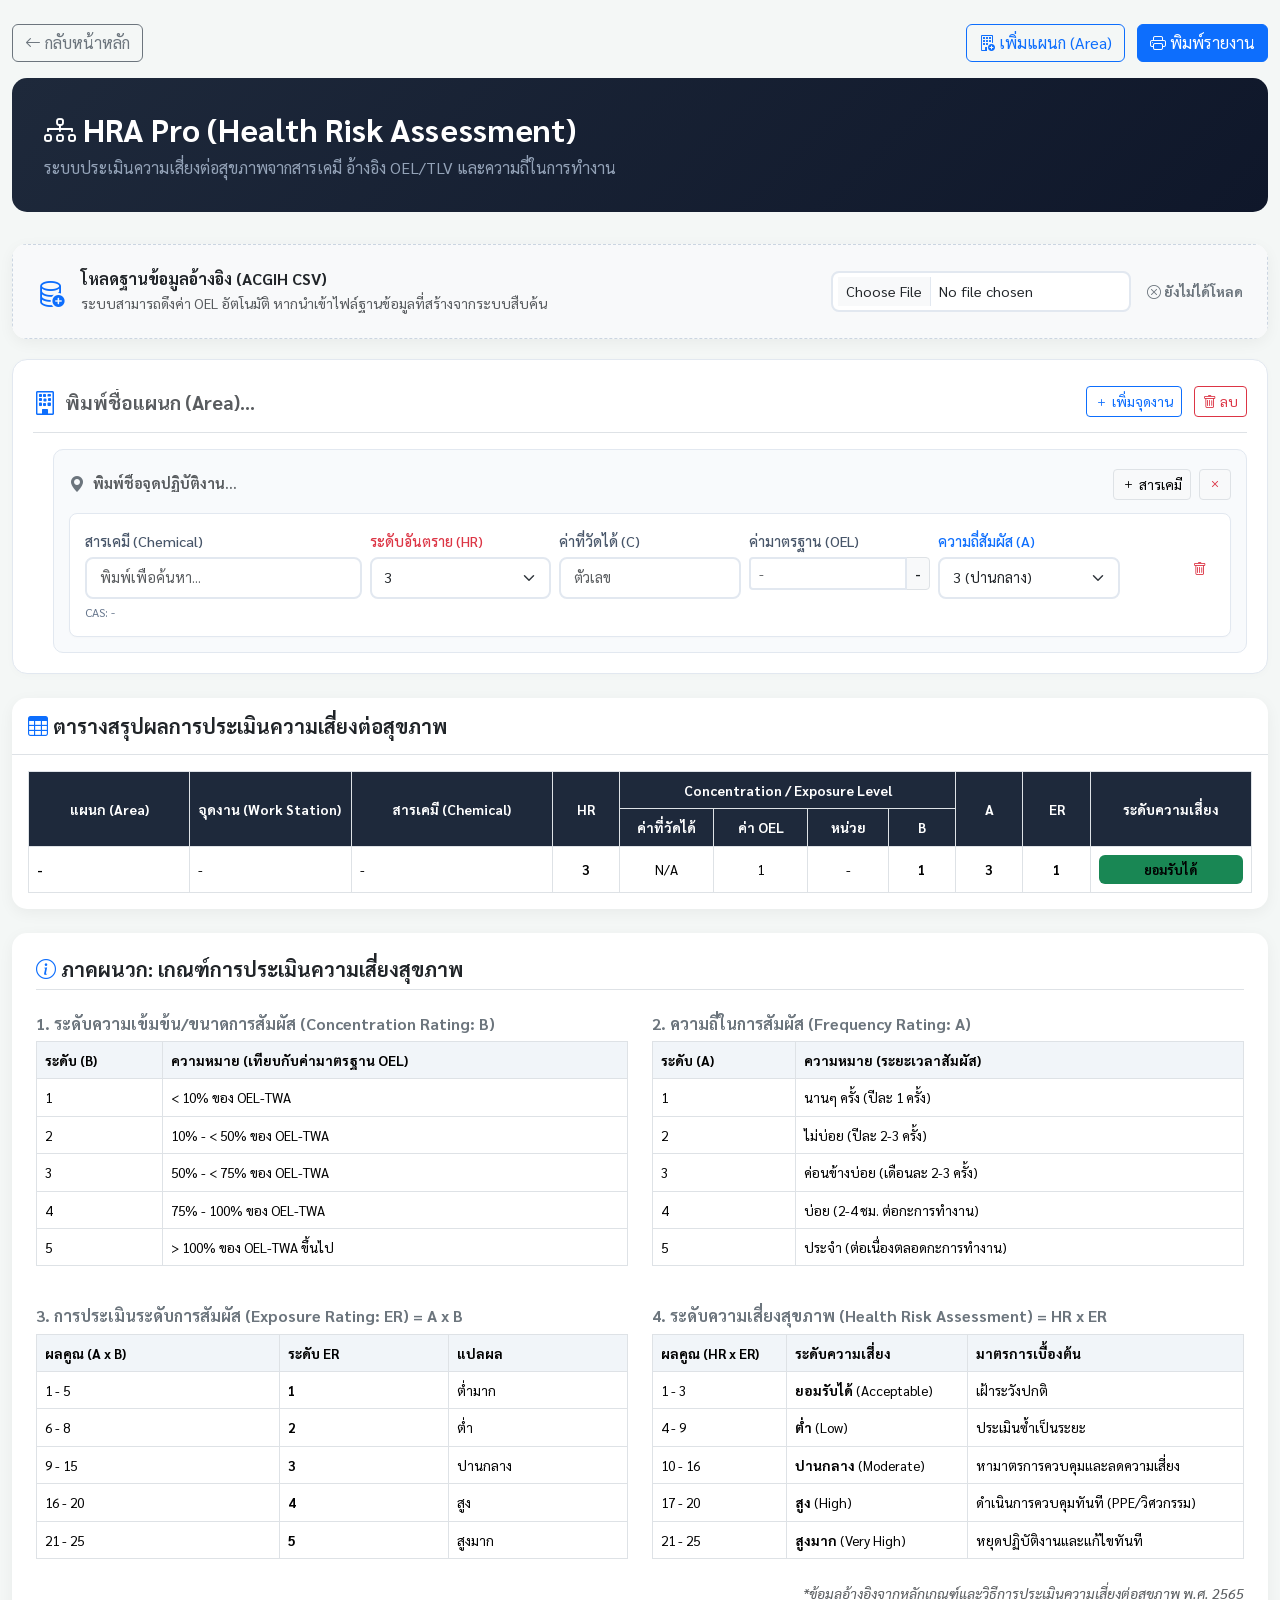
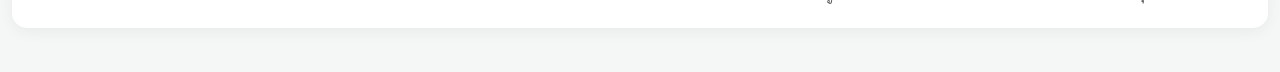
<file: hra.html>
<!DOCTYPE html>
<html lang="th">
<head>
    <meta charset="UTF-8">
    <meta name="viewport" content="width=device-width, initial-scale=1.0">
    <title>HSE Toolbox | HRA Pro (Health Risk Assessment)</title>
    <link href="https://cdnjs.cloudflare.com/ajax/libs/bootstrap/5.3.0/css/bootstrap.min.css" rel="stylesheet">
    <link rel="stylesheet" href="https://cdn.jsdelivr.net/npm/bootstrap-icons@1.11.1/font/bootstrap-icons.css">
    <link href="https://fonts.googleapis.com/css2?family=Sarabun:wght@300;400;500;600;700&display=swap" rel="stylesheet">
    
    <style>
        body { font-family: 'Sarabun', sans-serif; background-color: #f4f7f6; color: #2c3e50; }
        .hero { background: linear-gradient(135deg, #1e293b 0%, #0f172a 100%); color: white; padding: 2rem; border-radius: 15px; margin-bottom: 2rem; }
        .hero h1 { font-weight: 700; margin-bottom: 0.5rem; font-size: 2rem; }
        .hero .subtitle { color: #94a3b8; font-size: 1rem; margin-bottom: 0; }
        
        .card { border: none; border-radius: 15px; box-shadow: 0 4px 15px rgba(0,0,0,0.05); margin-bottom: 20px; overflow: hidden; background: white; }
        .card-header { background-color: white; border-bottom: 1px solid #edf2f7; padding: 1.2rem 1.5rem; font-weight: 600; display: flex; align-items: center; gap: 10px; }
        .card-body { padding: 1.5rem; }
        
        .dept-block { background: white; border: 1px solid #e2e8f0; border-radius: 15px; padding: 20px; margin-bottom: 20px; box-shadow: 0 2px 8px rgba(0,0,0,0.02); }
        .ws-block { background: #f8fafc; border: 1px solid #e2e8f0; border-radius: 10px; padding: 15px; margin-top: 15px; margin-left: 20px; }
        .chem-row { background: white; border: 1px solid #e2e8f0; border-radius: 8px; padding: 15px; margin-top: 10px; box-shadow: 0 1px 3px rgba(0,0,0,0.02); }
        
        .form-label { font-weight: 500; color: #475569; font-size: 0.9rem; margin-bottom: 0.3rem; }
        .form-select, .form-control { border: 2px solid #e2e8f0; border-radius: 8px; padding: 0.5rem 0.8rem; font-size: 0.9rem; }
        .form-select:focus, .form-control:focus { border-color: #3b82f6; box-shadow: none; }
        
        .summary-table th { background-color: #1e293b !important; color: white !important; font-size: 0.85rem; text-align: center; vertical-align: middle; }
        .summary-table td { font-size: 0.85rem; vertical-align: middle; }
        
        .ref-table th { background-color: #f1f5f9; font-size: 0.85rem; }
        .ref-table td { font-size: 0.85rem; }
        
        .risk-tag { padding: 5px 10px; border-radius: 6px; font-weight: bold; font-size: 0.8rem; display: inline-block; width: 100%; text-align: center; }
        .lookup-hint { font-size: 0.75rem; color: #64748b; margin-top: 4px; display: block; }

        @media print {
            body { background: white; }
            .no-print { display: none !important; }
            .card { box-shadow: none; border: none; }
            .print-page-break { page-break-before: always; }
        }
    </style>
</head>
<body class="container-fluid py-4">

    <div class="d-flex justify-content-between align-items-center mb-3 no-print">
        <a href="index.html" class="btn btn-outline-secondary"><i class="bi bi-arrow-left"></i> กลับหน้าหลัก</a>
        <div>
            <button class="btn btn-outline-primary me-2" onclick="addDepartment()"><i class="bi bi-building-add"></i> เพิ่มแผนก (Area)</button>
            <button class="btn btn-primary" onclick="window.print()"><i class="bi bi-printer"></i> พิมพ์รายงาน</button>
        </div>
    </div>

    <div class="hero no-print">
        <h1><i class="bi bi-diagram-3"></i> HRA Pro (Health Risk Assessment)</h1>
        <p class="subtitle">ระบบประเมินความเสี่ยงต่อสุขภาพจากสารเคมี อ้างอิง OEL/TLV และความถี่ในการทำงาน</p>
    </div>

    <div class="card no-print">
        <div class="card-body d-flex align-items-center gap-3 bg-light rounded" style="border: 1px dashed #cbd5e1;">
            <i class="bi bi-database-add fs-3 text-primary"></i>
            <div class="flex-grow-1">
                <h6 class="mb-1 fw-bold">โหลดฐานข้อมูลอ้างอิง (ACGIH CSV)</h6>
                <div class="text-muted small">ระบบสามารถดึงค่า OEL อัตโนมัติ หากนำเข้าไฟล์ฐานข้อมูลที่สร้างจากระบบสืบค้น</div>
            </div>
            <div style="width: 300px;">
                <input type="file" id="csvFileInput" accept=".csv" class="form-control form-control-sm">
            </div>
            <div id="db-status" class="text-secondary small fw-bold"><i class="bi bi-x-circle"></i> ยังไม่ได้โหลด</div>
        </div>
    </div>

    <div id="assessment-container" class="no-print"></div>

    <div class="card mt-4">
        <div class="card-body p-0">
            <h5 class="p-3 m-0 fw-bold border-bottom"><i class="bi bi-table text-primary"></i> ตารางสรุปผลการประเมินความเสี่ยงต่อสุขภาพ</h5>
            <div class="table-responsive p-3">
                <table class="table table-bordered summary-table table-hover mb-0">
                    <thead>
                        <tr>
                            <th rowspan="2" style="width: 12%;">แผนก (Area)</th>
                            <th rowspan="2" style="width: 12%;">จุดงาน (Work Station)</th>
                            <th rowspan="2" style="width: 15%;">สารเคมี (Chemical)</th>
                            <th rowspan="2" style="width: 5%;">HR</th>
                            <th colspan="4">Concentration / Exposure Level</th>
                            <th rowspan="2" style="width: 5%;">A</th>
                            <th rowspan="2" style="width: 5%;">ER</th>
                            <th rowspan="2" style="width: 12%;">ระดับความเสี่ยง</th>
                        </tr>
                        <tr>
                            <th style="width: 7%;">ค่าที่วัดได้</th>
                            <th style="width: 7%;">ค่า OEL</th>
                            <th style="width: 6%;">หน่วย</th>
                            <th style="width: 5%;">B</th>
                        </tr>
                    </thead>
                    <tbody id="summary-body">
                        <tr><td colspan="11" class="text-center py-4 text-muted italic">เพิ่มแผนกและสารเคมีเพื่อดูตารางสรุปผล</td></tr>
                    </tbody>
                </table>
            </div>
        </div>
    </div>

    <div class="card mt-4 print-page-break">
        <div class="card-body">
            <h5 class="fw-bold mb-4 border-bottom pb-2"><i class="bi bi-info-circle text-primary"></i> ภาคผนวก: เกณฑ์การประเมินความเสี่ยงสุขภาพ</h5>
            <div class="row g-4">
                <div class="col-md-6">
                    <h6 class="fw-bold text-secondary">1. ระดับความเข้มข้น/ขนาดการสัมผัส (Concentration Rating: B)</h6>
                    <table class="table table-bordered ref-table">
                        <tr><th>ระดับ (B)</th><th>ความหมาย (เทียบกับค่ามาตรฐาน OEL)</th></tr>
                        <tr><td>1</td><td>&lt; 10% ของ OEL-TWA</td></tr>
                        <tr><td>2</td><td>10% - &lt; 50% ของ OEL-TWA</td></tr>
                        <tr><td>3</td><td>50% - &lt; 75% ของ OEL-TWA</td></tr>
                        <tr><td>4</td><td>75% - 100% ของ OEL-TWA</td></tr>
                        <tr><td>5</td><td>&gt; 100% ของ OEL-TWA ขึ้นไป</td></tr>
                    </table>
                </div>
                <div class="col-md-6">
                    <h6 class="fw-bold text-secondary">2. ความถี่ในการสัมผัส (Frequency Rating: A)</h6>
                    <table class="table table-bordered ref-table">
                        <tr><th>ระดับ (A)</th><th>ความหมาย (ระยะเวลาสัมผัส)</th></tr>
                        <tr><td>1</td><td>นานๆ ครั้ง (ปีละ 1 ครั้ง)</td></tr>
                        <tr><td>2</td><td>ไม่บ่อย (ปีละ 2-3 ครั้ง)</td></tr>
                        <tr><td>3</td><td>ค่อนข้างบ่อย (เดือนละ 2-3 ครั้ง)</td></tr>
                        <tr><td>4</td><td>บ่อย (2-4 ชม. ต่อกะการทำงาน)</td></tr>
                        <tr><td>5</td><td>ประจำ (ต่อเนื่องตลอดกะการทำงาน)</td></tr>
                    </table>
                </div>
                <div class="col-md-6">
                    <h6 class="fw-bold text-secondary">3. การประเมินระดับการสัมผัส (Exposure Rating: ER) = A x B</h6>
                    <table class="table table-bordered ref-table">
                        <tr><th>ผลคูณ (A x B)</th><th>ระดับ ER</th><th>แปลผล</th></tr>
                        <tr><td>1 - 5</td><td><b>1</b></td><td>ต่ำมาก</td></tr>
                        <tr><td>6 - 8</td><td><b>2</b></td><td>ต่ำ</td></tr>
                        <tr><td>9 - 15</td><td><b>3</b></td><td>ปานกลาง</td></tr>
                        <tr><td>16 - 20</td><td><b>4</b></td><td>สูง</td></tr>
                        <tr><td>21 - 25</td><td><b>5</b></td><td>สูงมาก</td></tr>
                    </table>
                </div>
                <div class="col-md-6">
                    <h6 class="fw-bold text-secondary">4. ระดับความเสี่ยงสุขภาพ (Health Risk Assessment) = HR x ER</h6>
                    <table class="table table-bordered ref-table">
                        <tr><th>ผลคูณ (HR x ER)</th><th>ระดับความเสี่ยง</th><th>มาตรการเบื้องต้น</th></tr>
                        <tr><td>1 - 3</td><td><b>ยอมรับได้</b> (Acceptable)</td><td>เฝ้าระวังปกติ</td></tr>
                        <tr><td>4 - 9</td><td><b>ต่ำ</b> (Low)</td><td>ประเมินซ้ำเป็นระยะ</td></tr>
                        <tr><td>10 - 16</td><td><b>ปานกลาง</b> (Moderate)</td><td>หามาตรการควบคุมและลดความเสี่ยง</td></tr>
                        <tr><td>17 - 20</td><td><b>สูง</b> (High)</td><td>ดำเนินการควบคุมทันที (PPE/วิศวกรรม)</td></tr>
                        <tr><td>21 - 25</td><td><b>สูงมาก</b> (Very High)</td><td>หยุดปฏิบัติงานและแก้ไขทันที</td></tr>
                    </table>
                </div>
            </div>
            <p class="text-end small text-muted mt-2 mb-0"><i>*ข้อมูลอ้างอิงจากหลักเกณฑ์และวิธีการประเมินความเสี่ยงต่อสุขภาพ พ.ศ. 2565</i></p>
        </div>
    </div>

<datalist id="chemList"></datalist>

<script>
const iarcClass1_CAS = ["71-43-2", "50-00-0", "106-99-0", "79-01-6", "75-01-4", "75-21-8", "7440-43-9", "7440-41-7", "542-88-1", "92-67-1", "92-87-5", "107-30-2"];
let acgihDB = {};
let deptCounter = 0; let wsCounter = 0; let chemCounter = 0;

document.getElementById('csvFileInput').addEventListener('change', function(e) {
    const file = e.target.files[0];
    if (!file) return;
    const reader = new FileReader();
    reader.onload = function(e) { processCSV(e.target.result); };
    reader.readAsText(file);
});

function processCSV(csvText) {
    const lines = csvText.split('\n');
    const dataList = document.getElementById('chemList');
    dataList.innerHTML = ''; 
    acgihDB = {}; 

    // Determine column indices based on header (handles v10 structure)
    const header = lines[0].split(/,(?=(?:(?:[^"]*"){2})*[^"]*$)/).map(h => h.replace(/^"|"$/g, '').trim());
    const nameIdx = header.findIndex(h => h.includes('ชื่อสาร'));
    const casIdx = header.findIndex(h => h.includes('CAS'));
    const twaIdx = header.findIndex(h => h.includes('TWA') && !h.includes('หน่วย'));
    const unitIdx = header.findIndex(h => h.includes('หน่วย TWA'));

    if (nameIdx === -1 || twaIdx === -1) {
        document.getElementById('db-status').innerHTML = `<i class="bi bi-exclamation-triangle text-danger"></i> รูปแบบไฟล์ไม่ถูกต้อง`;
        return;
    }

    for (let i = 1; i < lines.length; i++) {
        if (!lines[i].trim()) continue;
        const parts = lines[i].split(/,(?=(?:(?:[^"]*"){2})*[^"]*$)/);
        if (parts.length <= twaIdx) continue;

        let name = parts[nameIdx].replace(/^"|"$/g, '').trim();
        let cas = parts[casIdx].replace(/^"|"$/g, '').trim();
        let twa = parts[twaIdx].replace(/^"|"$/g, '').trim();
        let unit = unitIdx !== -1 ? parts[unitIdx].replace(/^"|"$/g, '').trim() : "—";

        let oelValue = 0;
        if (twa !== "—" && !isNaN(parseFloat(twa))) oelValue = parseFloat(twa);

        if (name) {
            let isIARC1 = iarcClass1_CAS.includes(cas);
            acgihDB[name] = { cas: cas, tlv: oelValue, unit: unit, hr: isIARC1 ? 5 : 3 }; 
            const option = document.createElement('option');
            option.value = name;
            dataList.appendChild(option);
        }
    }
    document.getElementById('db-status').innerHTML = `<i class="bi bi-check-circle-fill text-success"></i> พร้อมใช้งาน (${Object.keys(acgihDB).length} สาร)`;
    document.getElementById('db-status').className = "text-success small fw-bold";
}

function addDepartment() {
    deptCounter++;
    const deptHtml = `
        <div class="dept-block" id="dept-${deptCounter}">
            <div class="d-flex justify-content-between align-items-center mb-3 border-bottom pb-2">
                <div class="d-flex align-items-center gap-2 w-50">
                    <i class="bi bi-building fs-4 text-primary"></i>
                    <input type="text" class="form-control fw-bold border-0 bg-transparent px-0 dept-name input-trigger" style="font-size: 1.2rem;" placeholder="พิมพ์ชื่อแผนก (Area)...">
                </div>
                <div>
                    <button class="btn btn-sm btn-outline-primary me-2" onclick="addWorkStation(${deptCounter})"><i class="bi bi-plus"></i> เพิ่มจุดงาน</button>
                    <button class="btn btn-sm btn-outline-danger" onclick="removeElement('dept-${deptCounter}')"><i class="bi bi-trash"></i> ลบ</button>
                </div>
            </div>
            <div id="ws-container-dept-${deptCounter}"></div>
        </div>
    `;
    document.getElementById('assessment-container').insertAdjacentHTML('beforeend', deptHtml);
    addWorkStation(deptCounter); 
    attachInputListeners();
}

function addWorkStation(deptId) {
    wsCounter++;
    const wsHtml = `
        <div class="ws-block" id="ws-${wsCounter}">
            <div class="d-flex justify-content-between align-items-center mb-2">
                <div class="d-flex align-items-center gap-2 w-50">
                    <i class="bi bi-geo-alt-fill text-secondary"></i>
                    <input type="text" class="form-control form-control-sm fw-bold border-0 bg-transparent px-0 ws-name input-trigger" placeholder="พิมพ์ชื่อจุดปฏิบัติงาน...">
                </div>
                <div>
                    <button class="btn btn-sm btn-light border me-1" onclick="addChemical(${wsCounter})"><i class="bi bi-plus"></i> สารเคมี</button>
                    <button class="btn btn-sm btn-light border text-danger" onclick="removeElement('ws-${wsCounter}')"><i class="bi bi-x"></i></button>
                </div>
            </div>
            <div id="chem-container-ws-${wsCounter}"></div>
        </div>
    `;
    document.getElementById(`ws-container-dept-${deptId}`).insertAdjacentHTML('beforeend', wsHtml);
    addChemical(wsCounter); 
    attachInputListeners();
}

function addChemical(wsId) {
    chemCounter++;
    const chemHtml = `
        <div class="chem-row" id="chem-${chemCounter}">
            <div class="row g-2 align-items-start">
                <div class="col-md-3">
                    <label class="form-label">สารเคมี (Chemical)</label>
                    <input type="text" list="chemList" class="form-control form-control-sm chem-name input-trigger" id="chem-input-${chemCounter}" placeholder="พิมพ์เพื่อค้นหา..." onchange="lookupChemUI(${chemCounter})">
                    <span class="lookup-hint" id="hint-${chemCounter}">CAS: -</span>
                </div>
                <div class="col-md-2">
                    <label class="form-label text-danger">ระดับอันตราย (HR)</label>
                    <select class="form-select form-select-sm hr-val input-trigger" id="hr-${chemCounter}">
                        <option value="1">1</option><option value="2">2</option><option value="3" selected>3</option><option value="4">4</option><option value="5">5</option>
                    </select>
                </div>
                <div class="col-md-2">
                    <label class="form-label">ค่าที่วัดได้ (C)</label>
                    <input type="number" step="0.001" class="form-control form-control-sm val-input input-trigger" placeholder="ตัวเลข">
                </div>
                <div class="col-md-2">
                    <label class="form-label">ค่ามาตรฐาน (OEL)</label>
                    <div class="input-group input-group-sm">
                        <input type="number" step="0.001" class="form-control oel-input input-trigger" id="oel-${chemCounter}" placeholder="-">
                        <span class="input-group-text bg-light fw-bold unit-disp" id="unit-${chemCounter}">-</span>
                    </div>
                </div>
                <div class="col-md-2">
                    <label class="form-label text-primary">ความถี่สัมผัส (A)</label>
                    <select class="form-select form-select-sm freq-val input-trigger">
                        <option value="1">1 (น้อยมาก)</option><option value="2">2</option><option value="3" selected>3 (ปานกลาง)</option><option value="4">4</option><option value="5">5 (ประจำ)</option>
                    </select>
                </div>
                <div class="col-md-1 d-flex justify-content-end align-items-end" style="padding-top: 25px;">
                    <button class="btn btn-sm btn-outline-danger border-0" onclick="removeElement('chem-${chemCounter}')"><i class="bi bi-trash"></i></button>
                </div>
            </div>
        </div>
    `;
    document.getElementById(`chem-container-ws-${wsId}`).insertAdjacentHTML('beforeend', chemHtml);
    attachInputListeners();
}

function removeElement(id) {
    const el = document.getElementById(id);
    if(el) { el.remove(); buildSummaryTable(); }
}

function attachInputListeners() {
    document.querySelectorAll('.input-trigger').forEach(input => {
        input.removeEventListener('input', buildSummaryTable);
        input.removeEventListener('change', buildSummaryTable);
        input.addEventListener('input', buildSummaryTable);
        input.addEventListener('change', buildSummaryTable);
    });
    buildSummaryTable();
}

function lookupChemUI(chemId) {
    const inputEl = document.getElementById(`chem-input-${chemId}`);
    const name = inputEl.value;
    
    if (acgihDB[name]) {
        const casNo = acgihDB[name].cas;
        document.getElementById(`unit-${chemId}`).innerText = acgihDB[name].unit;
        document.getElementById(`oel-${chemId}`).value = acgihDB[name].tlv;
        document.getElementById(`hr-${chemId}`).value = acgihDB[name].hr;

        if (iarcClass1_CAS.includes(casNo)) {
            document.getElementById(`hint-${chemId}`).innerHTML = `CAS: ${casNo} <span class="badge bg-danger"><i class="bi bi-exclamation-triangle"></i> ก่อมะเร็ง (IARC 1)</span>`;
            inputEl.classList.add('border-danger', 'text-danger');
            inputEl.classList.remove('border-success');
        } else {
            document.getElementById(`hint-${chemId}`).innerHTML = `CAS: ${casNo}`;
            inputEl.classList.add('border-success');
            inputEl.classList.remove('border-danger', 'text-danger');
        }
    }
    buildSummaryTable();
}

function buildSummaryTable() {
    const body = document.getElementById('summary-body');
    body.innerHTML = "";
    let hasData = false;

    document.querySelectorAll('.dept-block').forEach(dept => {
        const deptName = dept.querySelector('.dept-name').value || "-";
        
        dept.querySelectorAll('.ws-block').forEach(ws => {
            const wsName = ws.querySelector('.ws-name').value || "-";
            
            ws.querySelectorAll('.chem-row').forEach(chem => {
                hasData = true;
                const chemName = chem.querySelector('.chem-name').value || "-";
                const hr = parseInt(chem.querySelector('.hr-val').value) || 1;
                const val = parseFloat(chem.querySelector('.val-input').value) || 0;
                const oel = parseFloat(chem.querySelector('.oel-input').value) || 1;
                const unit = chem.querySelector('.unit-disp').innerText || "-";
                const a = parseInt(chem.querySelector('.freq-val').value) || 1;

                const isIARC = acgihDB[chemName] && iarcClass1_CAS.includes(acgihDB[chemName].cas);
                const chemDisplay = isIARC ? `<b>${chemName}</b> <br><small class="text-danger">(IARC 1)</small>` : chemName;

                let b = 1;
                const ratio = (val / oel) * 100;
                if (ratio < 10) b = 1; else if (ratio < 50) b = 2; else if (ratio < 75) b = 3; else if (ratio <= 100) b = 4; else b = 5;

                const erScore = a * b;
                let erLevel = 1;
                if (erScore <= 5) erLevel = 1; else if (erScore <= 8) erLevel = 2; else if (erScore <= 15) erLevel = 3; else if (erScore <= 20) erLevel = 4; else erLevel = 5;

                const hraScore = hr * erLevel;
                let rText = "ยอมรับได้", rClass = "bg-success";
                if (hraScore <= 3) { rText = "ยอมรับได้"; rClass = "bg-success"; }
                else if (hraScore <= 9) { rText = "ต่ำ"; rClass = "bg-info text-dark"; }
                else if (hraScore <= 16) { rText = "ปานกลาง"; rClass = "bg-warning text-dark"; }
                else if (hraScore <= 20) { rText = "สูง"; rClass = "bg-orange"; }
                else { rText = "สูงมาก"; rClass = "bg-danger"; }

                body.insertAdjacentHTML('beforeend', `<tr>
                    <td class="fw-bold">${deptName}</td>
                    <td>${wsName}</td>
                    <td>${chemDisplay}</td>
                    <td class="text-center fw-bold">${hr}</td>
                    <td class="text-center">${val || "N/A"}</td>
                    <td class="text-center">${oel}</td>
                    <td class="text-center">${unit}</td>
                    <td class="text-center"><b>${b}</b></td>
                    <td class="text-center"><b>${a}</b></td>
                    <td class="text-center fw-bold">${erLevel}</td>
                    <td><span class="risk-tag ${rClass}" style="${rClass === 'bg-orange' ? 'background-color:#f97316;color:white;' : ''}">${rText}</span></td>
                </tr>`);
            });
        });
    });
    
    if (!hasData) {
        body.innerHTML = '<tr><td colspan="11" class="text-center py-4 text-muted italic">เพิ่มแผนกและสารเคมีเพื่อดูตารางสรุปผล</td></tr>';
    }
}

document.addEventListener('DOMContentLoaded', () => { addDepartment(); });
</script>
</body>
</html>
</file>
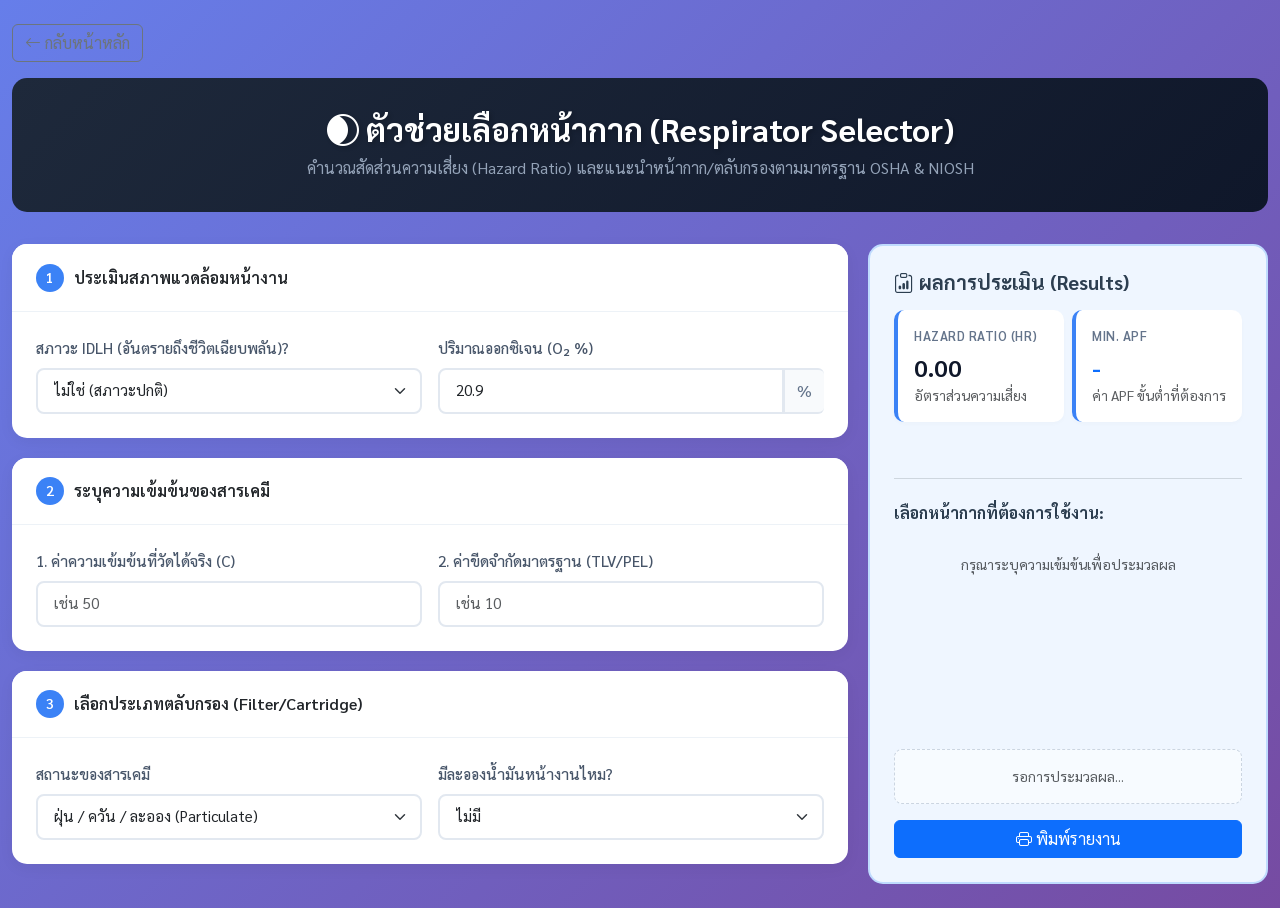
<file: respirator.html>
<!DOCTYPE html>
<html lang="th">
<head>
    <meta charset="UTF-8">
    <meta name="viewport" content="width=device-width, initial-scale=1.0">
    <title>HSE Toolbox | ระบบเลือกหน้ากากป้องกัน (Respirator)</title>
    <link href="https://cdnjs.cloudflare.com/ajax/libs/bootstrap/5.3.0/css/bootstrap.min.css" rel="stylesheet">
    <link rel="stylesheet" href="https://cdn.jsdelivr.net/npm/bootstrap-icons@1.11.1/font/bootstrap-icons.css">
    <link href="https://fonts.googleapis.com/css2?family=Sarabun:wght@300;400;500;600;700&display=swap" rel="stylesheet">
    <link rel="stylesheet" href="style.css">
    <style>
        body { font-family: 'Sarabun', sans-serif; background-color: #f4f7f6; color: #2c3e50; }
        .hero { background: linear-gradient(135deg, #1e293b 0%, #0f172a 100%); color: white; padding: 2rem; border-radius: 15px; margin-bottom: 2rem; }
        .hero h1 { font-weight: 700; margin-bottom: 0.5rem; font-size: 2rem; }
        .hero .subtitle { color: #94a3b8; font-size: 1rem; margin-bottom: 0; }
        
        .card { border: none; border-radius: 15px; box-shadow: 0 4px 15px rgba(0,0,0,0.05); margin-bottom: 20px; overflow: hidden; }
        .card-header { background-color: white; border-bottom: 1px solid #edf2f7; padding: 1.2rem 1.5rem; font-weight: 600; display: flex; align-items: center; gap: 10px; }
        .card-header .step-badge { background: #3b82f6; color: white; width: 28px; height: 28px; border-radius: 50%; display: flex; align-items: center; justify-content: center; font-size: 0.9rem; }
        .card-body { padding: 1.5rem; }
        
        .form-label { font-weight: 500; color: #475569; font-size: 0.95rem; margin-bottom: 0.5rem; }
        .form-select, .form-control { border: 2px solid #e2e8f0; border-radius: 8px; padding: 0.6rem 1rem; font-size: 0.95rem; transition: all 0.2s; }
        .form-select:focus, .form-control:focus { border-color: #3b82f6; box-shadow: 0 0 0 0.25rem rgba(59, 130, 246, 0.1); }
        .input-group-text { background-color: #f8fafc; border: 2px solid #e2e8f0; border-right: none; color: #64748b; }
        .form-control.with-icon { border-left: none; }
        
        .result-panel { background: #eff6ff; border: 2px solid #bfdbfe; border-radius: 15px; padding: 1.5rem; height: 100%; display: flex; flex-direction: column; }
        .result-panel.danger { background: #fef2f2; border-color: #fecaca; }
        
        .stat-box { background: white; border-radius: 10px; padding: 1rem; margin-bottom: 1rem; border-left: 4px solid #3b82f6; box-shadow: 0 2px 4px rgba(0,0,0,0.02); }
        .stat-label { font-size: 0.8rem; color: #64748b; text-transform: uppercase; font-weight: 600; letter-spacing: 0.5px; margin-bottom: 0.2rem; }
        .stat-value { font-size: 1.5rem; font-weight: 700; color: #0f172a; }
        
        .respirator-option { background: white; border: 2px solid #e2e8f0; border-radius: 10px; padding: 1rem; margin-bottom: 0.8rem; cursor: pointer; transition: all 0.2s; display: flex; align-items: center; gap: 15px; }
        .respirator-option:hover { border-color: #94a3b8; transform: translateY(-2px); }
        .respirator-option.selected { border-color: #10b981; background: #f0fdf4; }
        .respirator-option .icon-box { width: 50px; height: 50px; border-radius: 10px; background: #f1f5f9; display: flex; align-items: center; justify-content: center; font-size: 1.5rem; color: #64748b; flex-shrink: 0; }
        .respirator-option.selected .icon-box { background: #10b981; color: white; }
        
        .badge-apf { background: #475569; color: white; padding: 3px 8px; border-radius: 12px; font-size: 0.75rem; font-weight: normal; }
        .badge-filter { display: inline-block; padding: 6px 12px; border-radius: 6px; font-weight: 600; font-size: 0.85rem; border: 1px solid rgba(0,0,0,0.1); margin-top: 10px; }
        
        .alert-custom { border-radius: 10px; padding: 1rem; margin-bottom: 1rem; font-size: 0.9rem; display: flex; align-items: flex-start; gap: 10px; }
        .alert-custom i { font-size: 1.2rem; margin-top: -2px; }
        .alert-warning-custom { background: #fffbeb; border: 1px solid #fde68a; color: #92400e; }
        .alert-danger-custom { background: #fef2f2; border: 1px solid #fecaca; color: #991b1b; }
        
        /* Layout for Desktop */
        .desktop-layout { display: grid; grid-template-columns: 1fr 400px; gap: 20px; }
        @media (max-width: 991px) { .desktop-layout { grid-template-columns: 1fr; } }
    </style>
</head>
<body class="container-fluid py-4">
    
    <a href="index.html" class="btn btn-outline-secondary mb-3"><i class="bi bi-arrow-left"></i> กลับหน้าหลัก</a>

    <div class="hero">
        <h1><i class="bi bi-mask"></i> ตัวช่วยเลือกหน้ากาก (Respirator Selector)</h1>
        <p class="subtitle">คำนวณสัดส่วนความเสี่ยง (Hazard Ratio) และแนะนำหน้ากาก/ตลับกรองตามมาตรฐาน OSHA & NIOSH</p>
    </div>

    <div class="desktop-layout">
        <!-- Left: Input Form -->
        <div class="input-section">
            
            <div class="card">
                <div class="card-header"><span class="step-badge">1</span> ประเมินสภาพแวดล้อมหน้างาน</div>
                <div class="card-body">
                    <div class="row g-3">
                        <!-- IDLH -->
                        <div class="col-md-6">
                            <label class="form-label">สภาวะ IDLH (อันตรายถึงชีวิตเฉียบพลัน)?</label>
                            <select class="form-select" id="idlhSelect" onchange="calculate()">
                                <option value="no">ไม่ใช่ (สภาวะปกติ)</option>
                                <option value="yes">ใช่ (อันตรายรุนแรง/ไม่ทราบค่า)</option>
                            </select>
                        </div>
                        <!-- O2 -->
                        <div class="col-md-6">
                            <label class="form-label">ปริมาณออกซิเจน (O₂ %)</label>
                            <div class="input-group">
                                <input type="number" class="form-control" id="o2Input" value="20.9" step="0.1" onchange="calculate()">
                                <span class="input-group-text">%</span>
                            </div>
                        </div>
                    </div>
                </div>
            </div>

            <div class="card" id="hazardCard">
                <div class="card-header"><span class="step-badge">2</span> ระบุความเข้มข้นของสารเคมี</div>
                <div class="card-body">
                    <div class="row g-3">
                        <div class="col-md-6">
                            <label class="form-label">1. ค่าความเข้มข้นที่วัดได้จริง (C)</label>
                            <input type="number" class="form-control" id="concInput" placeholder="เช่น 50" oninput="calculate()">
                        </div>
                        <div class="col-md-6">
                            <label class="form-label">2. ค่าขีดจำกัดมาตรฐาน (TLV/PEL)</label>
                            <input type="number" class="form-control" id="oelInput" placeholder="เช่น 10" oninput="calculate()">
                        </div>
                    </div>
                </div>
            </div>

            <div class="card" id="filterCard">
                <div class="card-header"><span class="step-badge">3</span> เลือกประเภทตลับกรอง (Filter/Cartridge)</div>
                <div class="card-body">
                    <div class="row g-3">
                        <div class="col-md-6">
                            <label class="form-label">สถานะของสารเคมี</label>
                            <select class="form-select" id="hazardType" onchange="calculate()">
                                <option value="dust">ฝุ่น / ควัน / ละออง (Particulate)</option>
                                <option value="gas">ไอระเหย / แก๊ส (Gas/Vapor)</option>
                                <option value="both">ฝุ่นและไอระเหยผสมกัน</option>
                            </select>
                        </div>
                        
                        <div class="col-md-6" id="oilContainer">
                            <label class="form-label">มีละอองน้ำมันหน้างานไหม?</label>
                            <select class="form-select" id="oilSelect" onchange="calculate()">
                                <option value="no">ไม่มี</option>
                                <option value="short">มี (ทำงาน < 8 ชั่วโมง)</option>
                                <option value="long">มี (ทำงาน > 8 ชั่วโมง)</option>
                            </select>
                        </div>

                        <div class="col-12" id="gasContainer" style="display:none;">
                            <label class="form-label">ประเภทไอระเหย/แก๊ส (เพื่อระบุสีตลับกรอง)</label>
                            <select class="form-select" id="gasType" onchange="calculate()">
                                <option value="OV">ไอระเหยสารอินทรีย์ (Organic Vapors)</option>
                                <option value="AG">แก๊สกรด (Acid Gases)</option>
                                <option value="OVAG">สารอินทรีย์ + แก๊สกรด (OV/AG)</option>
                                <option value="AM">แอมโมเนีย (Ammonia)</option>
                                <option value="FM">ฟอร์มาลดีไฮด์ (Formaldehyde)</option>
                            </select>
                        </div>
                    </div>
                </div>
            </div>
            
        </div>

        <!-- Right: Results Panel -->
        <div>
            <div class="result-panel" id="resultPanel">
                <h5 class="fw-bold mb-3"><i class="bi bi-clipboard-data"></i> ผลการประเมิน (Results)</h5>
                
                <!-- Alerts -->
                <div id="alertContainer"></div>

                <!-- Stats -->
                <div class="row g-2">
                    <div class="col-6">
                        <div class="stat-box">
                            <div class="stat-label">Hazard Ratio (HR)</div>
                            <div class="stat-value" id="hrDisplay">0.00</div>
                            <div class="small text-muted">อัตราส่วนความเสี่ยง</div>
                        </div>
                    </div>
                    <div class="col-6">
                        <div class="stat-box">
                            <div class="stat-label">Min. APF</div>
                            <div class="stat-value text-primary" id="apfDisplay">-</div>
                            <div class="small text-muted">ค่า APF ขั้นต่ำที่ต้องการ</div>
                        </div>
                    </div>
                </div>

                <!-- Filter Recommendation -->
                <div id="filterRecommend" class="mb-4"></div>

                <hr class="border-secondary opacity-25">

                <!-- Respirator Selection -->
                <h6 class="fw-bold mt-2 mb-3">เลือกหน้ากากที่ต้องการใช้งาน:</h6>
                <div id="respiratorList">
                    <p class="text-muted small italic">กรุณาระบุความเข้มข้นเพื่อดูหน้ากากที่ผ่านเกณฑ์</p>
                </div>
                
                <!-- Protection Status -->
                <div class="mt-auto pt-3">
                    <div id="protectionStatus" class="p-3 rounded-3" style="background: rgba(255,255,255,0.5); border: 1px dashed #cbd5e1;">
                        <div class="small text-center text-muted">เลือกหน้ากากด้านบนเพื่อประเมินความปลอดภัยสุทธิ</div>
                    </div>
                </div>
                
                <button class="btn btn-primary w-100 mt-3" onclick="window.print()"><i class="bi bi-printer"></i> พิมพ์รายงาน</button>
            </div>
        </div>
    </div>

    <script>
        const respirators = [
            { id: "n95", name: "หน้ากาก N95 / กรองฝุ่น", type: "half", apf: 10, icon: "bi-mask" },
            { id: "half", name: "หน้ากากครึ่งหน้า (Half-face)", type: "half", apf: 10, icon: "bi-person-bounding-box" },
            { id: "full", name: "หน้ากากเต็มหน้า (Full-face)", type: "full", apf: 50, icon: "bi-emoji-sunglasses" },
            { id: "papr25", name: "PAPR (ฮู้ดหลวม/Loose)", type: "papr", apf: 25, icon: "bi-fan" },
            { id: "papr1000", name: "PAPR (หมวกคลุมแน่น/Tight)", type: "papr", apf: 1000, icon: "bi-wind" },
            { id: "sar", name: "SAR (ชุดส่งอากาศภายนอก)", type: "air", apf: 1000, icon: "bi-modem" },
            { id: "scba", name: "SCBA (ชุดถังสะพายหลัง)", type: "air", apf: 10000, icon: "bi-cylinder" }
        ];

        const gasColors = {
            "OV": { label: "Organic Vapors", color: "black", bg: "#000", text: "#fff" },
            "AG": { label: "Acid Gases", color: "white", bg: "#fff", text: "#000" },
            "OVAG": { label: "OV / AG", color: "yellow", bg: "#fde047", text: "#000" },
            "AM": { label: "Ammonia", color: "green", bg: "#166534", text: "#fff" },
            "FM": { label: "Formaldehyde", color: "olive", bg: "#4d7c0f", text: "#fff" }
        };

        let currentApf = 0;

        function calculate() {
            // UI Toggles
            const type = document.getElementById('hazardType').value;
            document.getElementById('oilContainer').style.display = (type === 'dust' || type === 'both') ? 'block' : 'none';
            document.getElementById('gasContainer').style.display = (type === 'gas' || type === 'both') ? 'block' : 'none';

            // Get Values
            const idlh = document.getElementById('idlhSelect').value === 'yes';
            const o2 = parseFloat(document.getElementById('o2Input').value) || 0;
            const c = parseFloat(document.getElementById('concInput').value);
            const oel = parseFloat(document.getElementById('oelInput').value);
            const oil = document.getElementById('oilSelect').value;
            const gas = document.getElementById('gasType').value;
            
            const panel = document.getElementById('resultPanel');
            const alertBox = document.getElementById('alertContainer');
            
            alertBox.innerHTML = '';
            panel.className = 'result-panel'; // reset
            
            // Critical Conditions Check
            if (idlh || o2 < 19.5) {
                panel.classList.add('danger');
                document.getElementById('hazardCard').style.opacity = '0.5';
                document.getElementById('filterCard').style.opacity = '0.5';
                
                alertBox.innerHTML = `
                    <div class="alert-custom alert-danger-custom">
                        <i class="bi bi-exclamation-triangle-fill"></i>
                        <div>
                            <strong>สภาวะอันตรายร้ายแรง!</strong><br>
                            ${idlh ? 'เป็นพื้นที่ IDLH' : 'ออกซิเจนต่ำกว่า 19.5%'} ห้ามใช้หน้ากากกรองอากาศเด็ดขาด 
                            ต้องใช้ <b>SCBA</b> หรือ <b>SAR แบบมีขวดสำรอง</b> เท่านั้น
                        </div>
                    </div>`;
                
                document.getElementById('hrDisplay').innerText = "N/A";
                document.getElementById('apfDisplay').innerText = "10000";
                document.getElementById('filterRecommend').innerHTML = "";
                renderRespirators(10000);
                return;
            }

            document.getElementById('hazardCard').style.opacity = '1';
            document.getElementById('filterCard').style.opacity = '1';

            // Normal Calculation
            if (isNaN(c) || isNaN(oel) || oel <= 0) {
                document.getElementById('hrDisplay').innerText = "0.00";
                document.getElementById('apfDisplay').innerText = "-";
                document.getElementById('respiratorList').innerHTML = '<p class="text-muted small italic text-center py-3">กรุณาระบุความเข้มข้นเพื่อประมวลผล</p>';
                document.getElementById('filterRecommend').innerHTML = '';
                updateProtectionStatus(0);
                return;
            }

            const hr = c / oel;
            document.getElementById('hrDisplay').innerText = hr.toFixed(2);
            
            // Determine Min APF
            let minApf = 10;
            if (hr > 1000) minApf = 10000;
            else if (hr > 50) minApf = 1000;
            else if (hr > 25) minApf = 50;
            else if (hr > 10) minApf = 25;

            document.getElementById('apfDisplay').innerText = minApf;
            
            if (hr > 1000) {
                alertBox.innerHTML = `
                    <div class="alert-custom alert-danger-custom">
                        <i class="bi bi-exclamation-octagon"></i>
                        <div><strong>ค่าความเข้มข้นสูงมาก (HR > 1000)</strong> เกินขีดจำกัดของหน้ากากกรองอากาศทั่วไป ต้องใช้ SCBA</div>
                    </div>`;
            }

            // Determine Filter
            let filterHtml = "";
            if (type === 'dust' || type === 'both') {
                if (oil === 'no') filterHtml += `<div class="badge-filter" style="background:#fef3c7; border-left:4px solid #f59e0b;">แผ่นกรองฝุ่น: <b>ซีรีส์ N, R หรือ P</b></div>`;
                else if (oil === 'short') filterHtml += `<div class="badge-filter" style="background:#fee2e2; border-left:4px solid #ef4444;">แผ่นกรองฝุ่น: <b>ซีรีส์ R หรือ P เท่านั้น</b> (มีน้ำมัน)</div>`;
                else filterHtml += `<div class="badge-filter" style="background:#dcfce7; border-left:4px solid #22c55e;">แผ่นกรองฝุ่น: <b>ซีรีส์ P เท่านั้น</b> (ทนน้ำมัน 100%)</div>`;
            }
            if (type === 'gas' || type === 'both') {
                const g = gasColors[gas];
                filterHtml += ` <div class="badge-filter" style="background:${g.bg}; color:${g.text}; border: 1px solid #ccc;">ตลับกรองแก๊ส: <b>${g.label} (แถบสี ${g.color})</b></div>`;
            }
            document.getElementById('filterRecommend').innerHTML = filterHtml;

            renderRespirators(minApf, hr);
        }

        function renderRespirators(minApf, hr = 0) {
            const list = document.getElementById('respiratorList');
            list.innerHTML = '';
            
            const validRespirators = respirators.filter(r => r.apf >= minApf);
            
            if (validRespirators.length === 0) {
                list.innerHTML = '<p class="text-danger">ไม่พบอุปกรณ์ที่รองรับระดับความเสี่ยงนี้</p>';
                return;
            }

            validRespirators.forEach((r, index) => {
                const div = document.createElement('div');
                div.className = 'respirator-option';
                div.innerHTML = `
                    <div class="icon-box"><i class="bi ${r.icon}"></i></div>
                    <div class="flex-grow-1">
                        <div class="fw-bold">${r.name}</div>
                        <div class="badge-apf">APF = ${r.apf}</div>
                    </div>
                    <i class="bi bi-circle"></i>
                `;
                div.onclick = () => selectRespirator(div, r.apf, hr);
                list.appendChild(div);
                
                // Auto select first
                if (index === 0) selectRespirator(div, r.apf, hr);
            });
        }

        function selectRespirator(element, apf, hr) {
            document.querySelectorAll('.respirator-option').forEach(el => {
                el.classList.remove('selected');
                el.querySelector('.bi-check-circle-fill')?.classList.replace('bi-check-circle-fill', 'bi-circle');
            });
            
            element.classList.add('selected');
            const icon = element.querySelector('.bi-circle');
            if(icon) {
                icon.classList.replace('bi-circle', 'bi-check-circle-fill');
                icon.classList.add('text-success');
            }
            
            currentApf = apf;
            updateProtectionStatus(hr);
        }

        function updateProtectionStatus(hr) {
            const statusDiv = document.getElementById('protectionStatus');
            if (!currentApf || hr === 0) {
                statusDiv.innerHTML = '<div class="small text-center text-muted">รอการประมวลผล...</div>';
                statusDiv.style.background = 'rgba(255,255,255,0.5)';
                statusDiv.style.borderColor = '#cbd5e1';
                return;
            }

            const residual = hr / currentApf; // C_inside / OEL
            
            if (residual <= 1) {
                statusDiv.innerHTML = `
                    <div class="d-flex align-items-center gap-2">
                        <i class="bi bi-shield-check text-success fs-3"></i>
                        <div>
                            <strong class="text-success">ปลอดภัย (Pass)</strong><br>
                            <span class="small text-muted">สารเคมีเล็ดลอดเข้าหน้ากาก = ${(residual*100).toFixed(1)}% ของเกณฑ์มาตรฐาน (OEL)</span>
                        </div>
                    </div>
                `;
                statusDiv.style.background = '#f0fdf4';
                statusDiv.style.borderColor = '#86efac';
            } else {
                statusDiv.innerHTML = `
                    <div class="d-flex align-items-center gap-2">
                        <i class="bi bi-shield-x text-danger fs-3"></i>
                        <div>
                            <strong class="text-danger">ไม่ปลอดภัย! (Fail)</strong><br>
                            <span class="small text-muted">สารเคมีในหน้ากากเกินเกณฑ์ ${(residual).toFixed(2)} เท่า กรุณาเลือกรุ่นที่ APF สูงกว่านี้</span>
                        </div>
                    </div>
                `;
                statusDiv.style.background = '#fef2f2';
                statusDiv.style.borderColor = '#fca5a5';
            }
        }

        // Run once on load
        window.onload = calculate;
    </script>
</body>
</html>
</file>
<file: style.css>
* {
    font-family: 'Sarabun', 'Prompt', sans-serif;
}

body {
    background: linear-gradient(135deg, #667eea 0%, #764ba2 100%);
    min-height: 100vh;
    padding: 30px 20px;
}

.main-container {
    max-width: 1400px;
    margin: 0 auto;
}

/* Hero Section */
.hero {
    text-align: center;
    margin-bottom: 45px;
}

.hero-icon {
    width: 80px;
    height: 80px;
    background: white;
    border-radius: 25px;
    display: inline-flex;
    align-items: center;
    justify-content: center;
    font-size: 42px;
    box-shadow: 0 10px 30px rgba(0,0,0,0.2);
    margin-bottom: 20px;
}

h1 {
    color: white;
    font-weight: 700;
    text-shadow: 2px 2px 4px rgba(0,0,0,0.2);
}

.subtitle {
    color: rgba(255,255,255,0.9);
}

/* Menu Cards */
.menu-card {
    background: white;
    border-radius: 24px;
    padding: 35px 20px;
    text-align: center;
    cursor: pointer;
    transition: all 0.3s ease;
    height: 100%;
    box-shadow: 0 10px 30px rgba(0,0,0,0.15);
}

.menu-card:hover {
    transform: translateY(-8px);
    box-shadow: 0 25px 45px rgba(0,0,0,0.2);
}

.menu-icon {
    font-size: 55px;
    margin-bottom: 20px;
}

.menu-card h3 {
    font-weight: 700;
    margin-bottom: 12px;
    color: #1e293b;
}

.menu-card p {
    color: #64748b;
    font-size: 0.85rem;
}

.badge-tool {
    background: #e2e8f0;
    color: #475569;
    font-size: 0.7rem;
    padding: 4px 10px;
    border-radius: 20px;
    display: inline-block;
    margin-top: 12px;
}

/* Tool Pages */
.tool-page {
    background: white;
    border-radius: 28px;
    min-height: 80vh;
    box-shadow: 0 10px 30px rgba(0,0,0,0.1);
    overflow: hidden;
}

.tool-header {
    background: linear-gradient(135deg, #1e293b 0%, #0f172a 100%);
    color: white;
    padding: 20px 28px;
}

.tool-body {
    padding: 28px;
}

.btn-back, .btn-print {
    background: rgba(255,255,255,0.15);
    border: none;
    color: white;
    padding: 8px 20px;
    border-radius: 12px;
    transition: all 0.2s;
}

.btn-back:hover, .btn-print:hover {
    background: rgba(255,255,255,0.25);
    color: white;
    transform: translateY(-2px);
}

/* HRA Specific - Dept, WS, Chem blocks */
.dept-block {
    background: #ffffff;
    border-top: 5px solid #0d6efd;
    border-radius: 10px;
    padding: 20px;
    margin-bottom: 25px;
    box-shadow: 0 4px 12px rgba(0,0,0,0.05);
}

.ws-block {
    background: #f8f9fa;
    border-left: 4px solid #6f42c1;
    border-radius: 8px;
    padding: 15px;
    margin-top: 15px;
    margin-left: 20px;
}

.chem-row {
    background: #ffffff;
    border: 1px solid #dee2e6;
    border-radius: 6px;
    padding: 12px;
    margin-top: 10px;
    margin-left: 20px;
    transition: 0.2s;
}

/* Summary Table */
.summary-table th {
    background-color: #2c3e50;
    color: white;
    font-size: 0.85rem;
    text-align: center;
    vertical-align: middle;
}

.summary-table td {
    font-size: 0.85rem;
    vertical-align: middle;
}

.risk-tag {
    padding: 4px 8px;
    border-radius: 6px;
    font-weight: bold;
    color: white;
    display: block;
    text-align: center;
    font-size: 0.8rem;
}

.lookup-hint {
    font-size: 0.75rem;
    color: #666;
    font-style: italic;
    display: block;
    margin-top: 4px;
}

/* Reference Tables */
.ref-table th {
    background-color: #e9ecef;
    text-align: center;
    font-size: 0.8rem;
}

.ref-table td {
    font-size: 0.8rem;
    text-align: center;
    vertical-align: middle;
}

/* Form Controls */
.form-control, .form-select {
    border: 2px solid #e2e8f0;
    border-radius: 12px;
    padding: 8px 12px;
}

.form-control:focus, .form-select:focus {
    border-color: #667eea;
    box-shadow: 0 0 0 3px rgba(102,126,234,0.1);
}

/* Buttons */
.btn-primary-gradient {
    background: linear-gradient(135deg, #667eea 0%, #764ba2 100%);
    border: none;
    padding: 10px 24px;
    border-radius: 12px;
    font-weight: 600;
    color: white;
    transition: all 0.3s;
}

.btn-primary-gradient:hover {
    transform: translateY(-2px);
    box-shadow: 0 5px 15px rgba(102,126,234,0.4);
    color: white;
}

.btn-outline-custom {
    background: transparent;
    border: 2px solid #667eea;
    color: #667eea;
    padding: 8px 20px;
    border-radius: 12px;
    font-weight: 600;
    transition: all 0.3s;
}

.btn-outline-custom:hover {
    background: linear-gradient(135deg, #667eea 0%, #764ba2 100%);
    color: white;
    border-color: transparent;
    transform: translateY(-2px);
}

.btn-add {
    background: linear-gradient(135deg, #667eea 0%, #764ba2 100%);
    border: none;
    color: white;
    padding: 8px 20px;
    border-radius: 12px;
    font-weight: 600;
    transition: all 0.3s;
}

.btn-add:hover {
    transform: translateY(-2px);
    box-shadow: 0 5px 15px rgba(102,126,234,0.4);
}

.btn-danger-custom {
    background: #ef4444;
    border: none;
    color: white;
    padding: 6px 16px;
    border-radius: 10px;
    font-size: 0.8rem;
    transition: all 0.2s;
}

.btn-danger-custom:hover {
    background: #dc2626;
    transform: translateY(-2px);
}

/* Score Cards */
.score-card {
    background: linear-gradient(135deg, #f8fafc 0%, #f1f5f9 100%);
    border-radius: 20px;
    padding: 24px;
    text-align: center;
    height: 100%;
    transition: transform 0.3s;
}

.score-card:hover {
    transform: translateY(-5px);
}

.risk-score {
    font-size: 2.5rem;
    font-weight: 800;
    margin: 10px 0;
}

/* Table Custom */
.table-custom {
    border-radius: 16px;
    overflow: hidden;
}

.table-custom th {
    background: #f1f5f9;
    font-weight: 600;
    font-size: 0.8rem;
    padding: 12px;
}

.table-custom td {
    padding: 10px;
    font-size: 0.85rem;
    vertical-align: middle;
}

/* Form Label Custom */
.form-label-custom {
    font-weight: 600;
    font-size: 0.8rem;
    color: #475569;
    margin-bottom: 6px;
}

/* Assessment Card */
.assessment-card {
    background: #ffffff;
    border-radius: 20px;
    margin-bottom: 30px;
    border: 1px solid #e2e8f0;
    box-shadow: 0 2px 8px rgba(0,0,0,0.05);
    overflow: hidden;
}

.card-header-custom {
    background: linear-gradient(135deg, #f8fafc 0%, #f1f5f9 100%);
    padding: 15px 20px;
    border-bottom: 1px solid #e2e8f0;
}

.form-section {
    background: #f8fafc;
    border-radius: 16px;
    padding: 18px;
    margin-bottom: 20px;
}

.form-section h6 {
    font-weight: 700;
    color: #1e293b;
    margin-bottom: 15px;
    padding-bottom: 8px;
    border-bottom: 2px solid #e2e8f0;
}

/* Action Card */
.action-card {
    background: #fef3c7;
    border-left: 4px solid #f59e0b;
    padding: 15px;
    border-radius: 12px;
    margin-top: 10px;
    text-align: left;
}

/* Result Badge */
.result-badge {
    padding: 8px 20px;
    border-radius: 30px;
    font-weight: 600;
    font-size: 0.85rem;
    display: inline-block;
}

.level-1 { background: #22c55e; color: white; }
.level-2 { background: #84cc16; color: white; }
.level-3 { background: #facc15; color: #1e293b; }
.level-4 { background: #f97316; color: white; }
.level-5 { background: #ef4444; color: white; }
.level-6 { background: #7c2d12; color: white; }
.level-7 { background: #450a0a; color: white; }

/* Graph Container */
.graph-container {
    background: #f8fafc;
    border-radius: 20px;
    padding: 20px;
    margin-top: 25px;
    border: 1px solid #e2e8f0;
}

.graph-container h6 {
    font-weight: 700;
    color: #1e293b;
    margin-bottom: 15px;
}

/* Stats Card */
.stats-card {
    background: linear-gradient(135deg, #f8fafc 0%, #f1f5f9 100%);
    border-radius: 16px;
    padding: 15px;
    text-align: center;
    border: 1px solid #e2e8f0;
}

.stats-value {
    font-size: 1.8rem;
    font-weight: 800;
    color: #1e293b;
}

.stats-label {
    font-size: 0.7rem;
    color: #64748b;
    text-transform: uppercase;
    letter-spacing: 1px;
}

/* Noise Level Badge */
.noise-level-badge {
    display: inline-block;
    width: 12px;
    height: 12px;
    border-radius: 3px;
    margin-right: 6px;
}

.legend-high { background-color: #ef4444; }
.legend-warning { background-color: #f59e0b; }
.legend-safe { background-color: #22c55e; }

/* Posture Image */
.posture-img {
    background: #f1f5f9;
    border-radius: 16px;
    padding: 15px;
    text-align: center;
    margin-bottom: 15px;
}

.posture-img .caption {
    font-size: 0.7rem;
    color: #64748b;
    margin-top: 8px;
}

.angle-badge {
    background: #e0f2fe;
    color: #0284c7;
    padding: 4px 10px;
    border-radius: 20px;
    font-size: 0.7rem;
    font-weight: 600;
    margin-left: 8px;
}

/* ========== HEAT STRESS SPECIFIC ========== */
.card-expert {
    background: linear-gradient(135deg, #f8fafc 0%, #f1f5f9 100%);
    border-radius: 20px;
    padding: 20px;
    margin-bottom: 25px;
    border-left: 5px solid #667eea;
}

.workload-badge {
    display: inline-block;
    padding: 4px 12px;
    border-radius: 20px;
    font-size: 0.7rem;
    font-weight: 600;
}

.workload-light { background: #22c55e; color: white; }
.workload-moderate { background: #f59e0b; color: white; }
.workload-heavy { background: #ef4444; color: white; }

.result-card {
    border-radius: 20px;
    padding: 25px;
    margin-top: 25px;
}

.result-safe {
    background: linear-gradient(135deg, #dcfce7 0%, #bbf7d0 100%);
    border-left: 5px solid #22c55e;
}

.result-caution {
    background: linear-gradient(135deg, #fef3c7 0%, #fde68a 100%);
    border-left: 5px solid #f59e0b;
}

.result-danger {
    background: linear-gradient(135deg, #fee2e2 0%, #fecaca 100%);
    border-left: 5px solid #ef4444;
}

.activity-row {
    background: white;
    border-radius: 16px;
    padding: 15px;
    margin-bottom: 15px;
    border: 1px solid #e2e8f0;
    transition: all 0.2s;
}

.activity-row:hover {
    box-shadow: 0 4px 12px rgba(0,0,0,0.05);
    border-color: #667eea;
}

.metab-table th {
    background: #1e293b;
    color: white;
    font-size: 0.75rem;
}

.metab-table td {
    font-size: 0.75rem;
}

.wbgt-display {
    font-size: 2.5rem;
    font-weight: 800;
}

/* ========== RESPIRATOR SPECIFIC ========== */
.respirator-card {
    background: white;
    border-radius: 16px;
    padding: 20px;
    margin-bottom: 20px;
    border: 1px solid #e2e8f0;
    transition: all 0.3s;
    cursor: pointer;
    height: 100%;
}

.respirator-card:hover {
    transform: translateY(-3px);
    box-shadow: 0 8px 20px rgba(0,0,0,0.1);
}

.selected-card {
    border: 2px solid #667eea;
    background: linear-gradient(135deg, #f0f9ff 0%, #e0f2fe 100%);
    transform: scale(1.02);
}

.badge-osha {
    background: #3b82f6;
    color: white;
    padding: 4px 12px;
    border-radius: 20px;
    font-size: 0.7rem;
    font-weight: 600;
}

.badge-niosh {
    background: #10b981;
    color: white;
    padding: 4px 12px;
    border-radius: 20px;
    font-size: 0.7rem;
    font-weight: 600;
}

.filter-n { background: #fef3c7; border-left: 4px solid #f59e0b; }
.filter-r { background: #fee2e2; border-left: 4px solid #ef4444; }
.filter-p { background: #dcfce7; border-left: 4px solid #22c55e; }

.apf-table th {
    background: #1e293b;
    color: white;
    font-size: 0.75rem;
}

/* Info Box */
.info-box {
    background: #f0f9ff;
    border-left: 4px solid #0284c7;
    padding: 12px;
    border-radius: 10px;
    font-size: 0.85rem;
}

/* Hero Banner */
.hero-banner {
    background: linear-gradient(135deg, #1e293b 0%, #0f172a 100%);
    border-radius: 20px;
    padding: 25px;
    margin-bottom: 25px;
    color: white;
}

/* Step Circle */
.step-circle {
    width: 32px;
    height: 32px;
    background: #667eea;
    color: white;
    border-radius: 50%;
    display: inline-flex;
    align-items: center;
    justify-content: center;
    font-weight: bold;
    margin-right: 10px;
}

/* Danger IDLH */
.danger-idlh {
    background: #fee2e2;
    border: 2px solid #ef4444;
    border-radius: 12px;
    padding: 15px;
}

/* Method Badge */
.method-badge {
    display: inline-block;
    padding: 4px 12px;
    border-radius: 20px;
    font-size: 0.7rem;
    font-weight: 600;
}

.method-niosh { background: #3b82f6; color: white; }
.method-osha { background: #ef4444; color: white; }

/* PPE Card */
.ppe-card {
    background: linear-gradient(135deg, #f0fdf4 0%, #dcfce7 100%);
    border: 2px solid #22c55e;
    border-radius: 20px;
    padding: 20px;
    margin-top: 25px;
}

/* Responsive */
@media (max-width: 768px) {
    body { padding: 20px 15px; }
    .menu-card { padding: 25px 15px; }
    .menu-icon { font-size: 45px; }
    .hero-icon { width: 65px; height: 65px; font-size: 32px; }
    h1 { font-size: 1.6rem; }
    .tool-body { padding: 20px; }
    .risk-score { font-size: 2rem; }
    .stats-value { font-size: 1.4rem; }
}

/* ========== PRINT STYLES ========== */
@media print {
    /* ซ่อนทุกอย่างที่ไม่ต้องการให้แสดงในเอกสาร */
    body {
        background: white !important;
        padding: 0 !important;
        margin: 0 !important;
    }
    
    .no-print,
    .tool-header .btn-back,
    .tool-header .btn-print,
    .btn-primary-gradient,
    .btn-outline-custom,
    .btn-danger-custom,
    .btn-add,
    .btn-gradient,
    .btn-back,
    .btn-print,
    .hero,
    .hero-icon,
    .menu-card,
    .main-container > .row,
    .main-container > .text-center,
    .nav-tabs,
    button,
    .input-trigger,
    .btn,
    [onclick],
    .dept-block .btn,
    .ws-block .btn,
    .chem-row .btn,
    .assessment-card .btn,
    .card-header-custom .btn,
    .d-flex .btn,
    .gap-2 .btn,
    #assessment-container .btn,
    .no-print,
    .alert-secondary,
    .ppe-card .btn,
    .btn-sm,
    .btn-outline-danger,
    .btn-outline-primary,
    .btn-outline-secondary,
    .btn-outline-success,
    .btn-danger,
    .btn-primary,
    .btn-dark {
        display: none !important;
    }
    
    /* แสดงเฉพาะเนื้อหาที่ต้องการ */
    .tool-page,
    .tool-body,
    .card,
    .premium-card,
    .assessment-card,
    .dept-block,
    .ws-block,
    .chem-row,
    .summary-table,
    .score-card,
    .result-card,
    .graph-container,
    .stats-card,
    .ppe-card,
    .card-expert,
    .activity-row,
    .recommendation-card,
    .hero-banner,
    .info-box,
    .respirator-card,
    .filter-n,
    .filter-r,
    .filter-p,
    .apf-table,
    .metab-table,
    .ref-table {
        display: block !important;
        background: white !important;
        color: black !important;
        box-shadow: none !important;
        border: 1px solid #ddd !important;
        margin: 0 0 10px 0 !important;
        padding: 10px !important;
        break-inside: avoid;
        page-break-inside: avoid;
    }
    
    /* ตารางให้มีเส้นขอบ */
    .summary-table th,
    .summary-table td,
    .table-custom th,
    .table-custom td,
    .ref-table th,
    .ref-table td,
    .metab-table th,
    .metab-table td,
    .apf-table th,
    .apf-table td,
    .work-rest-table th,
    .work-rest-table td {
        border: 1px solid #000 !important;
        background: white !important;
        color: black !important;
    }
    
    /* หัวตาราง */
    .summary-table th,
    .table-custom th,
    .ref-table th,
    .metab-table th,
    .apf-table th,
    .work-rest-table th {
        background: #f2f2f2 !important;
        font-weight: bold !important;
    }
    
    /* Risk Tag */
    .risk-tag {
        border: 1px solid #000 !important;
        background-color: transparent !important;
        color: #000 !important;
        font-weight: bold !important;
    }
    
    /* Score Cards */
    .risk-score {
        color: #000 !important;
        font-size: 1.5rem !important;
    }
    
    /* Result Cards */
    .result-safe,
    .result-caution,
    .result-danger {
        background: white !important;
        border-left: 3px solid #000 !important;
        border: 1px solid #000 !important;
    }
    
    /* Header ตอนพิมพ์ */
    .tool-header {
        background: #2c3e50 !important;
        color: white !important;
        -webkit-print-color-adjust: exact;
        print-color-adjust: exact;
    }
    
    .tool-header strong {
        font-size: 14pt !important;
    }
    
    .tool-body {
        padding: 0 !important;
    }
    
    /* ป้องกันการตัดแบ่งหน้า */
    tr {
        break-inside: avoid;
        page-break-inside: avoid;
    }
    
    .assessment-card {
        break-inside: avoid;
        page-break-inside: avoid;
    }
    
    .activity-row {
        break-inside: avoid;
        page-break-inside: avoid;
    }
    
    .chem-row {
        break-inside: avoid;
        page-break-inside: avoid;
    }
    
    /* แสดงวันที่พิมพ์ */
    body:after {
        content: "พิมพ์เมื่อ " attr(data-print-date);
        position: fixed;
        bottom: 10px;
        right: 10px;
        font-size: 8pt;
        color: #999;
    }
}
</file>
